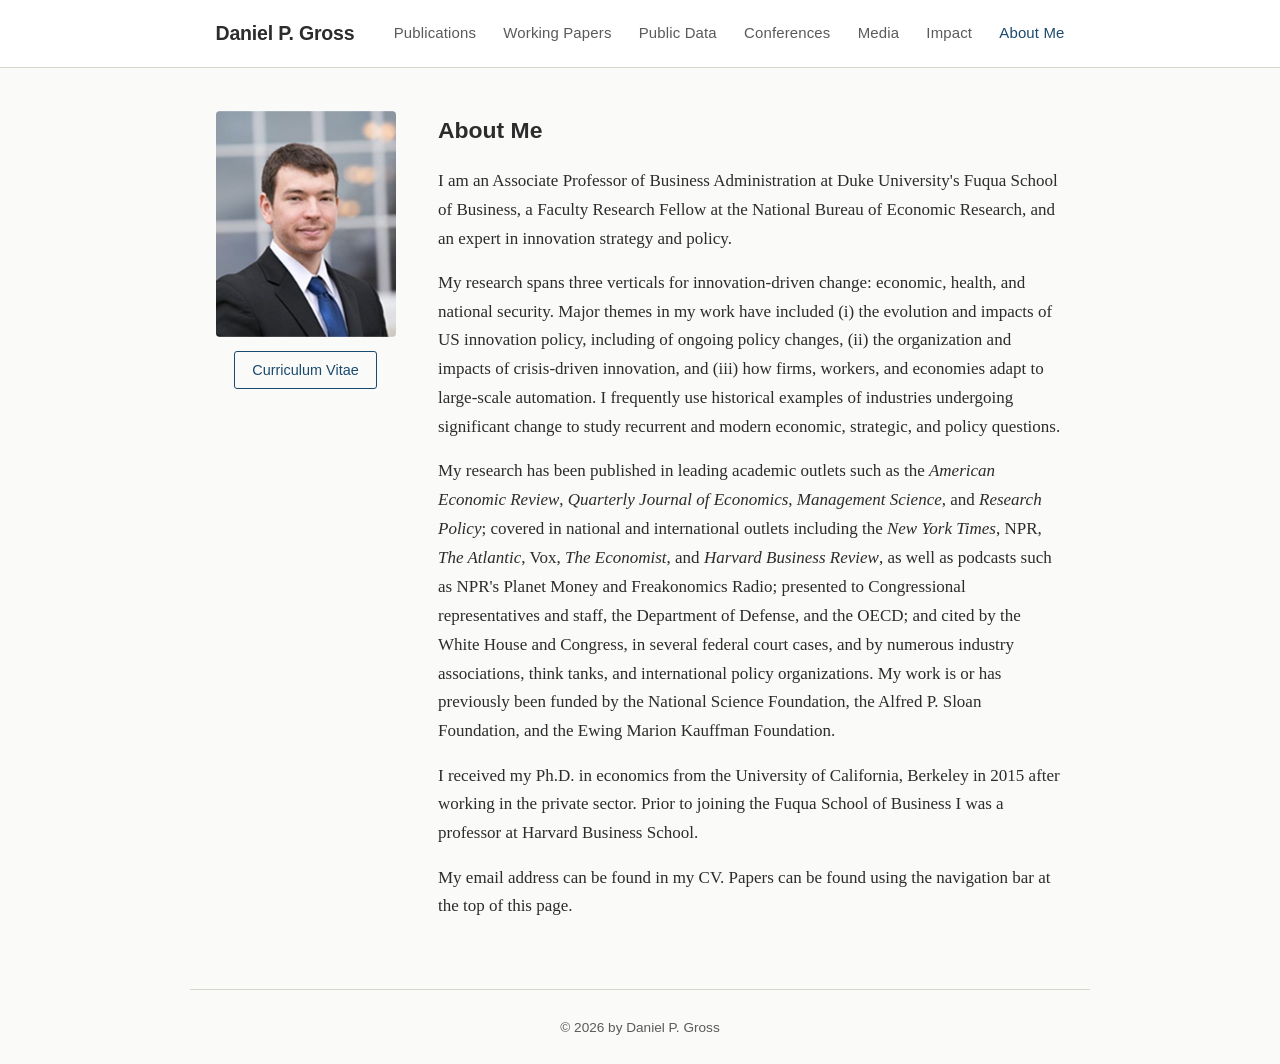
<file: index.html>
<!DOCTYPE html>
<html lang="en">
<head>
    <meta charset="UTF-8">
    <meta name="viewport" content="width=device-width, initial-scale=1.0">
    <title>Daniel P. Gross | Duke University Fuqua School of Business</title>
    <link rel="stylesheet" href="style.css">
</head>
<body>
    <header>
        <div class="header-inner">
            <a href="index.html" class="site-title">Daniel P. Gross</a>
            <nav>
                <button class="nav-toggle" aria-label="Toggle navigation">&#9776;</button>
                <ul class="nav-links">
                    <li><a href="publications.html">Publications</a></li>
                    <li><a href="workingpapers.html">Working Papers</a></li>
                    <li><a href="publicdata.html">Public Data</a></li>
                    <li><a href="conferences.html">Conferences</a></li>
                    <li><a href="media.html">Media</a></li>
                    <li><a href="impact.html">Impact</a></li>
                    <li><a href="index.html" class="active">About Me</a></li>
                </ul>
            </nav>
        </div>
    </header>

    <main>
        <section class="about">
            <div class="about-sidebar">
                <img src="photo.jpg" alt="Daniel P. Gross" class="headshot">
                <a href="cv_gross.pdf" class="cv-link">Curriculum Vitae</a>
            </div>
            <div class="about-text">
                <h2>About Me</h2>
                <p>I am an Associate Professor of Business Administration at Duke University's Fuqua School of Business, a Faculty Research Fellow at the National Bureau of Economic Research, and an expert in innovation strategy and policy.</p>

                <p>My research spans three verticals for innovation-driven change: economic, health, and national security. Major themes in my work have included (i) the evolution and impacts of US innovation policy, including of ongoing policy changes, (ii) the organization and impacts of crisis-driven innovation, and (iii) how firms, workers, and economies adapt to large-scale automation. I frequently use historical examples of industries undergoing significant change to study recurrent and modern economic, strategic, and policy questions.</p>

                <p>My research has been published in leading academic outlets such as the <em>American Economic Review</em>, <em>Quarterly Journal of Economics</em>, <em>Management Science</em>, and <em>Research Policy</em>; covered in national and international outlets including the <em>New York Times</em>, NPR, <em>The Atlantic</em>, Vox, <em>The Economist</em>, and <em>Harvard Business Review</em>, as well as podcasts such as NPR's Planet Money and Freakonomics Radio; presented to Congressional representatives and staff, the Department of Defense, and the OECD; and cited by the White House and Congress, in several federal court cases, and by numerous industry associations, think tanks, and international policy organizations. My work is or has previously been funded by the National Science Foundation, the Alfred P. Sloan Foundation, and the Ewing Marion Kauffman Foundation.</p>

                <p>I received my Ph.D. in economics from the University of California, Berkeley in 2015 after working in the private sector. Prior to joining the Fuqua School of Business I was a professor at Harvard Business School.</p>

                <p>My email address can be found in my CV. Papers can be found using the navigation bar at the top of this page.</p>
            </div>
        </section>
    </main>

    <footer>
        <p>&copy; 2026 by Daniel P. Gross</p>
    </footer>

    <script>
        document.querySelector('.nav-toggle').addEventListener('click', function() {
            document.querySelector('.nav-links').classList.toggle('open');
        });
    </script>
</body>
</html>
</file>
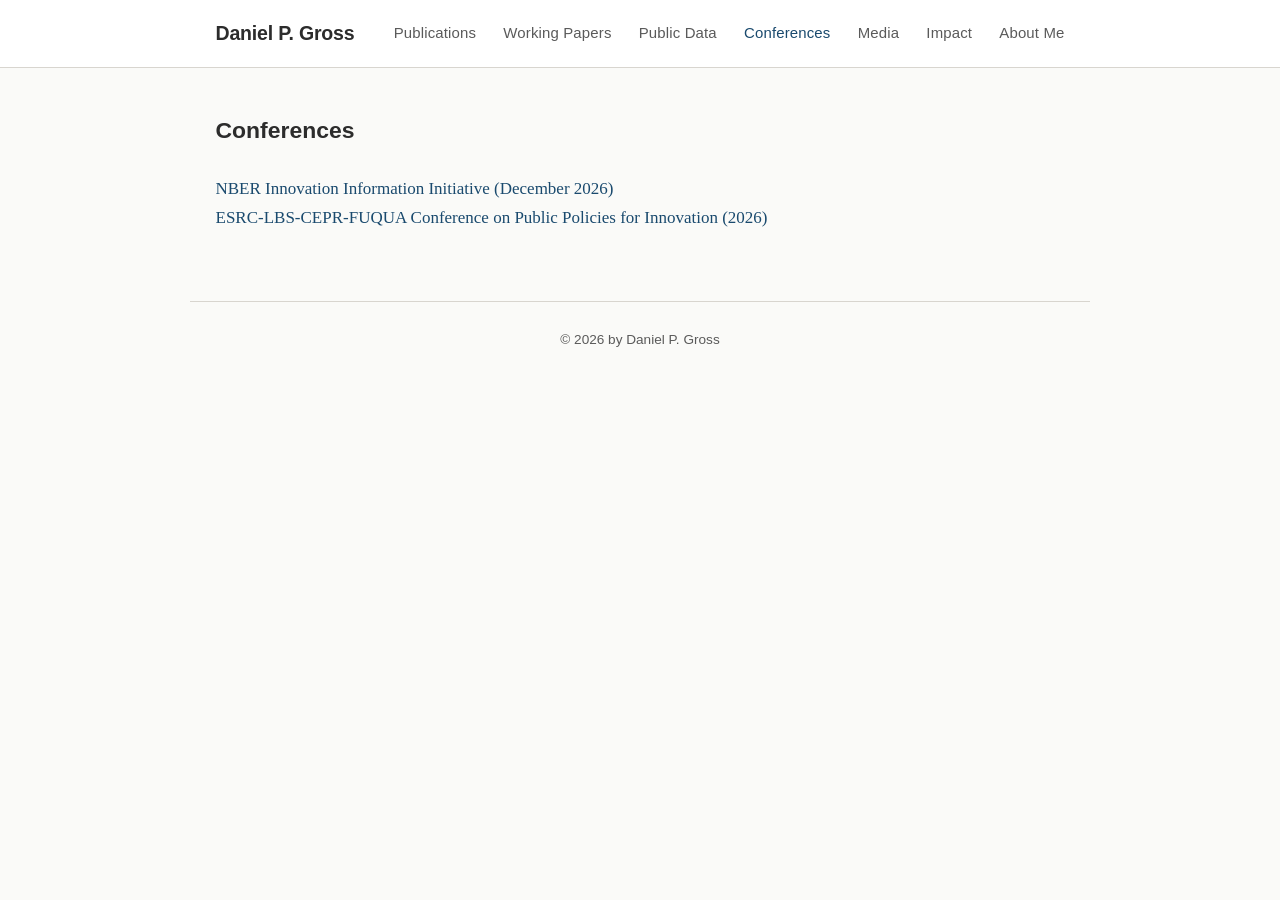
<file: conferences.html>
<!DOCTYPE html>
<html lang="en">
<head>
    <meta charset="UTF-8">
    <meta name="viewport" content="width=device-width, initial-scale=1.0">
    <title>Daniel P. Gross | Conferences</title>
    <link rel="stylesheet" href="style.css">
</head>
<body>
    <header>
        <div class="header-inner">
            <a href="index.html" class="site-title">Daniel P. Gross</a>
            <nav>
                <button class="nav-toggle" aria-label="Toggle navigation">&#9776;</button>
                <ul class="nav-links">
                    <li><a href="publications.html">Publications</a></li>
                    <li><a href="workingpapers.html">Working Papers</a></li>
                    <li><a href="publicdata.html">Public Data</a></li>
                    <li><a href="conferences.html" class="active">Conferences</a></li>
                    <li><a href="media.html">Media</a></li>
                    <li><a href="impact.html">Impact</a></li>
                    <li><a href="index.html">About Me</a></li>
                </ul>
            </nav>
        </div>
    </header>

    <main>
        <h1 class="page-heading">Conferences</h1>

        <div class="conference-item" style="margin-top: 1.5rem;">
            <div class="conference-title"><a href="https://www.nber.org/conferences/innovation-information-initiative-technical-working-group-meeting-fall-2026">NBER Innovation Information Initiative (December 2026)</a></div>
        </div>

        <div class="conference-item">
            <div class="conference-title"><a href="conferences/Programme_Public Policies for Innovation.pdf">ESRC-LBS-CEPR-FUQUA Conference on Public Policies for Innovation (2026)</a></div>
        </div>
    </main>

    <footer>
        <p>&copy; 2026 by Daniel P. Gross</p>
    </footer>

    <script>
        document.querySelector('.nav-toggle').addEventListener('click', function() {
            document.querySelector('.nav-links').classList.toggle('open');
        });
    </script>
</body>
</html>
</file>
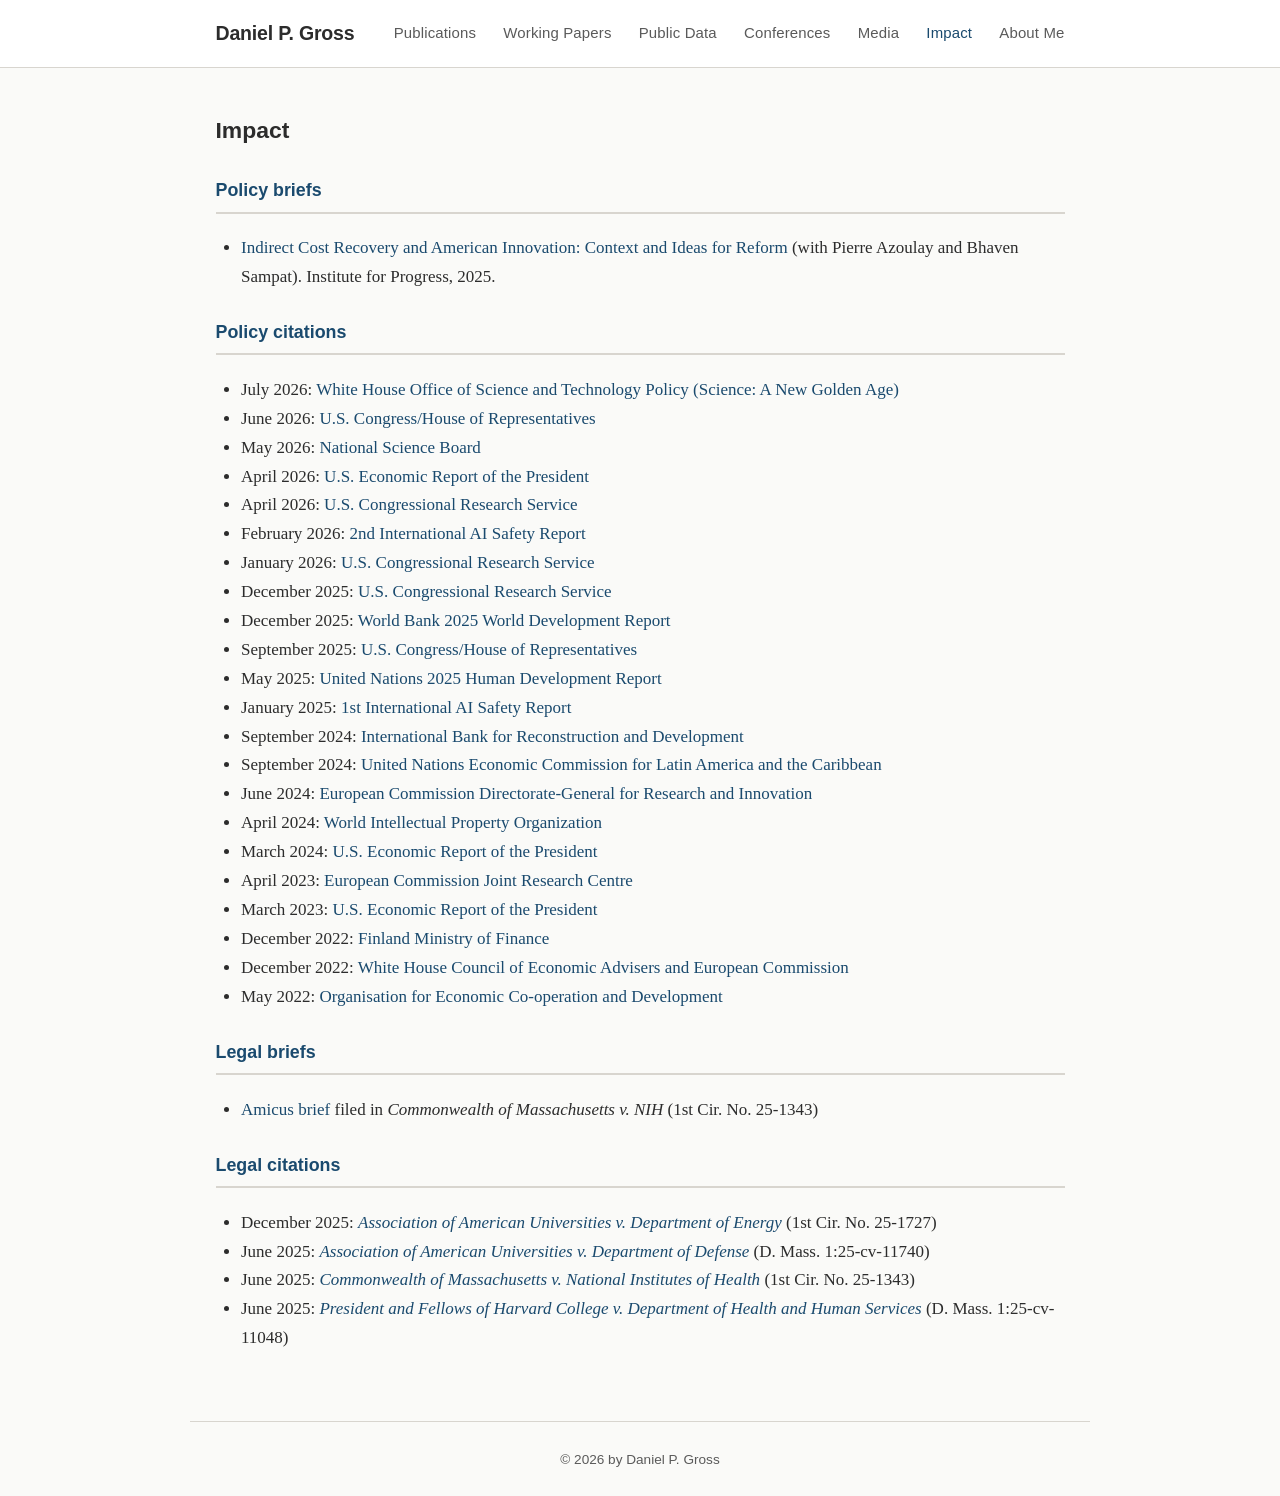
<file: impact.html>
<!DOCTYPE html>
<html lang="en">
<head>
    <meta charset="UTF-8">
    <meta name="viewport" content="width=device-width, initial-scale=1.0">
    <title>Daniel P. Gross | Impact</title>
    <link rel="stylesheet" href="style.css">
</head>
<body>
    <header>
        <div class="header-inner">
            <a href="index.html" class="site-title">Daniel P. Gross</a>
            <nav>
                <button class="nav-toggle" aria-label="Toggle navigation">&#9776;</button>
                <ul class="nav-links">
                    <li><a href="publications.html">Publications</a></li>
                    <li><a href="workingpapers.html">Working Papers</a></li>
                    <li><a href="publicdata.html">Public Data</a></li>
                    <li><a href="conferences.html">Conferences</a></li>
                    <li><a href="media.html">Media</a></li>
                    <li><a href="impact.html" class="active">Impact</a></li>
                    <li><a href="index.html">About Me</a></li>
                </ul>
            </nav>
        </div>
    </header>

    <main>
        <h1 class="page-heading">Impact</h1>

        <h2 class="section-heading" style="margin-top: 1.5rem;">Policy briefs</h2>
        <ul style="margin-top: 1rem; padding-left: 1.5rem;">
            <li><a href="https://ifp.org/indirect-cost-recovery-and-american-innovation/">Indirect Cost Recovery and American Innovation: Context and Ideas for Reform</a> (with Pierre Azoulay and Bhaven Sampat). Institute for Progress, 2025.</li>
        </ul>

        <h2 class="section-heading" style="margin-top: 1.5rem;">Policy citations</h2>
        <ul style="margin-top: 1rem; padding-left: 1.5rem;">
            <li>July 2026: <a href="https://www.whitehouse.gov/wp-content/uploads/2026/07/Science-A-New-Golden-Age.pdf">White House Office of Science and Technology Policy (Science: A New Golden Age)</a></li>
            <li>June 2026: <a href="https://www.congress.gov/committee-report/119th-congress/house-report/696/1">U.S. Congress/House of Representatives</a></li>
            <li>May 2026: <a href="https://ncses.nsf.gov/pubs/nsbsep20261">National Science Board</a></li>
            <li>April 2026: <a href="https://www.whitehouse.gov/wp-content/uploads/2026/04/2026-Economic-Report-of-the-President.pdf">U.S. Economic Report of the President</a></li>
            <li>April 2026: <a href="https://www.congress.gov/crs_external_products/IN/PDF/IN12516/IN12516.9.pdf">U.S. Congressional Research Service</a></li>
            <li>February 2026: <a href="https://internationalaisafetyreport.org/publication/international-ai-safety-report-2026">2nd International AI Safety Report</a></li>
            <li>January 2026: <a href="https://www.everycrsreport.com/reports/R48540.html">U.S. Congressional Research Service</a></li>
            <li>December 2025: <a href="https://www.congress.gov/crs_external_products/R/PDF/R43341/R43341.56.pdf">U.S. Congressional Research Service</a></li>
            <li>December 2025: <a href="https://www.worldbank.org/en/publication/wdr2025#About">World Bank 2025 World Development Report</a></li>
            <li>September 2025: <a href="https://www.congress.gov/committee-report/119th-congress/house-report/271/1?outputFormat=txt">U.S. Congress/House of Representatives</a></li>
            <li>May 2025: <a href="https://digitallibrary.un.org/record/4082930?ln=en&v=pdf">United Nations 2025 Human Development Report</a></li>
            <li>January 2025: <a href="https://internationalaisafetyreport.org/publication/international-ai-safety-report-2025">1st International AI Safety Report</a></li>
            <li>September 2024: <a href="https://openknowledge.worldbank.org/server/api/core/bitstreams/49faaa28-6926-42d8-a36d-b745589a0e0b/content">International Bank for Reconstruction and Development</a></li>
            <li>September 2024: <a href="https://repositorio.cepal.org/server/api/core/bitstreams/c06a90dc-48ff-476c-adcf-2a54a8e245fe/content">United Nations Economic Commission for Latin America and the Caribbean</a></li>
            <li>June 2024: <a href="https://op.europa.eu/en/publication-detail/-/publication/c683268c-3cdc-11ef-ab8f-01aa75ed71a1/language-en">European Commission Directorate-General for Research and Innovation</a></li>
            <li>April 2024: <a href="https://www.wipo.int/edocs/pubdocs/en/wipo-pub-econstat-wp-79-en-innovation-policies-under-economic-complexity.pdf">World Intellectual Property Organization</a></li>
            <li>March 2024: <a href="https://bidenwhitehouse.archives.gov/wp-content/uploads/2024/03/ERP-2024.pdf">U.S. Economic Report of the President</a></li>
            <li>April 2023: <a href="https://op.europa.eu/en/publication-detail/-/publication/0c3a18ce-d1d0-11ed-a05c-01aa75ed71a1/language-en">European Commission Joint Research Centre</a></li>
            <li>March 2023: <a href="https://bidenwhitehouse.archives.gov/wp-content/uploads/2023/03/ERP-2023.pdf">U.S. Economic Report of the President</a></li>
            <li>December 2022: <a href="https://julkaisut.valtioneuvosto.fi/server/api/core/bitstreams/0f5804ba-4673-487f-8bf0-1cf4146422bd/content">Finland Ministry of Finance</a></li>
            <li>December 2022: <a href="https://bidenwhitehouse.archives.gov/wp-content/uploads/2022/12/TTC-EC-CEA-AI-Report-12052022-1.pdf">White House Council of Economic Advisers and European Commission</a></li>
            <li>May 2022: <a href="https://www.oecd.org/content/dam/oecd/en/publications/reports/2022/05/an-industrial-policy-framework-for-oecd-countries_233e3061/0002217c-en.pdf">Organisation for Economic Co-operation and Development</a></li>
        </ul>

        <h2 class="section-heading" style="margin-top: 1.5rem;">Legal briefs</h2>
        <ul style="margin-top: 1rem; padding-left: 1.5rem;">
            <li><a href="https://storage.courtlistener.com/recap/gov.uscourts.ca1.52711/gov.uscourts.ca1.52711.00108300923.0.pdf">Amicus brief</a> filed in <em>Commonwealth of Massachusetts v. NIH</em> (1st Cir. No. 25-1343)</li>
        </ul>

        <h2 class="section-heading" style="margin-top: 1.5rem;">Legal citations</h2>
        <ul style="margin-top: 1rem; padding-left: 1.5rem;">
            <li>December 2025: <a href="https://autm.net/AUTM/media/About-Tech-Transfer/Documents/2025/2025-12-23-Amicus-Curiae-Brief-dckt.pdf"><em>Association of American Universities v. Department of Energy</em></a> (1st Cir. No. 25-1727)</li>
            <li>June 2025: <a href="https://regmedia.co.uk/2025/06/18/dod-research-tro-request.pdf"><em>Association of American Universities v. Department of Defense</em></a> (D. Mass. 1:25-cv-11740)</li>
            <li>June 2025: <a href="https://storage.courtlistener.com/recap/gov.uscourts.ca1.52711/gov.uscourts.ca1.52711.00108301639.0.pdf"><em>Commonwealth of Massachusetts v. National Institutes of Health</em></a> (1st Cir. No. 25-1343)</li>
            <li>June 2025: <a href="https://storage.courtlistener.com/recap/gov.uscourts.mad.283718/gov.uscourts.mad.283718.148.0.pdf"><em>President and Fellows of Harvard College v. Department of Health and Human Services</em></a> (D. Mass. 1:25-cv-11048)</li>
        </ul>
    </main>

    <footer>
        <p>&copy; 2026 by Daniel P. Gross</p>
    </footer>

    <script>
        document.querySelector('.nav-toggle').addEventListener('click', function() {
            document.querySelector('.nav-links').classList.toggle('open');
        });
    </script>
</body>
</html>
</file>
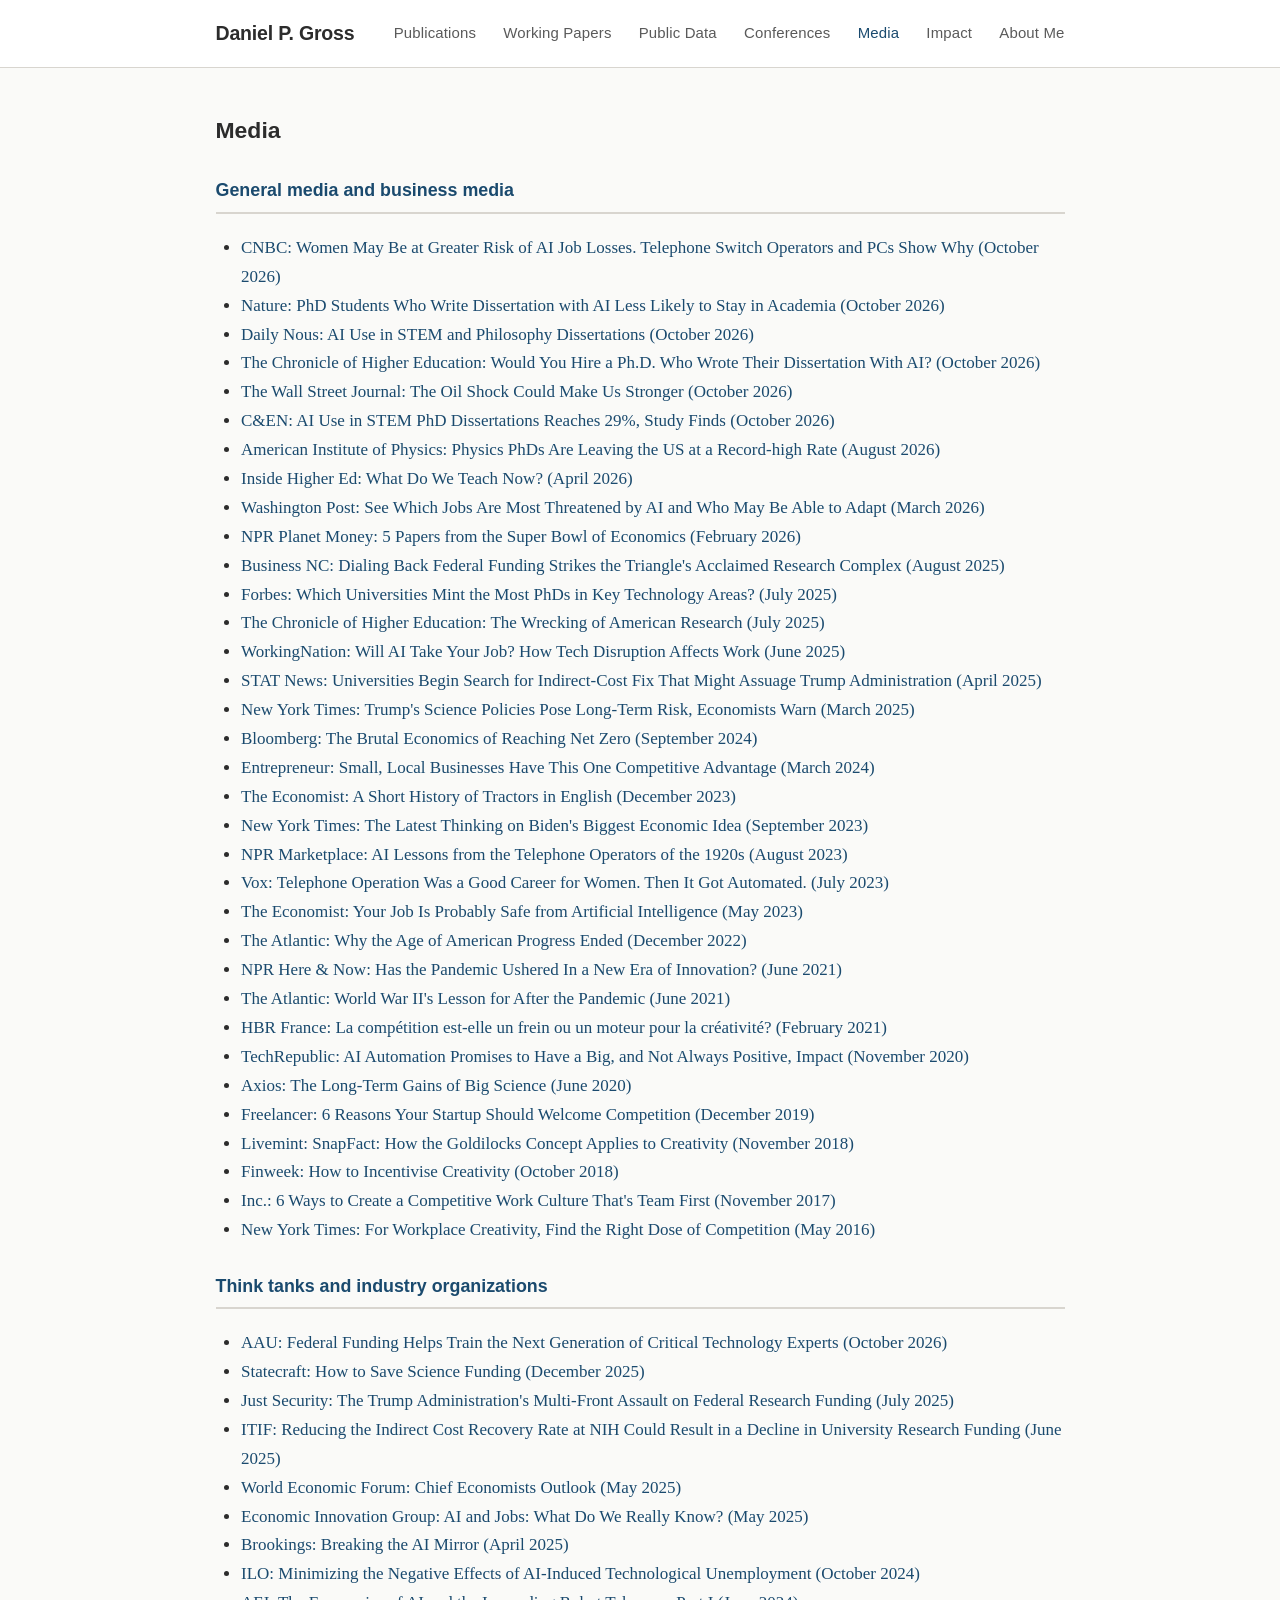
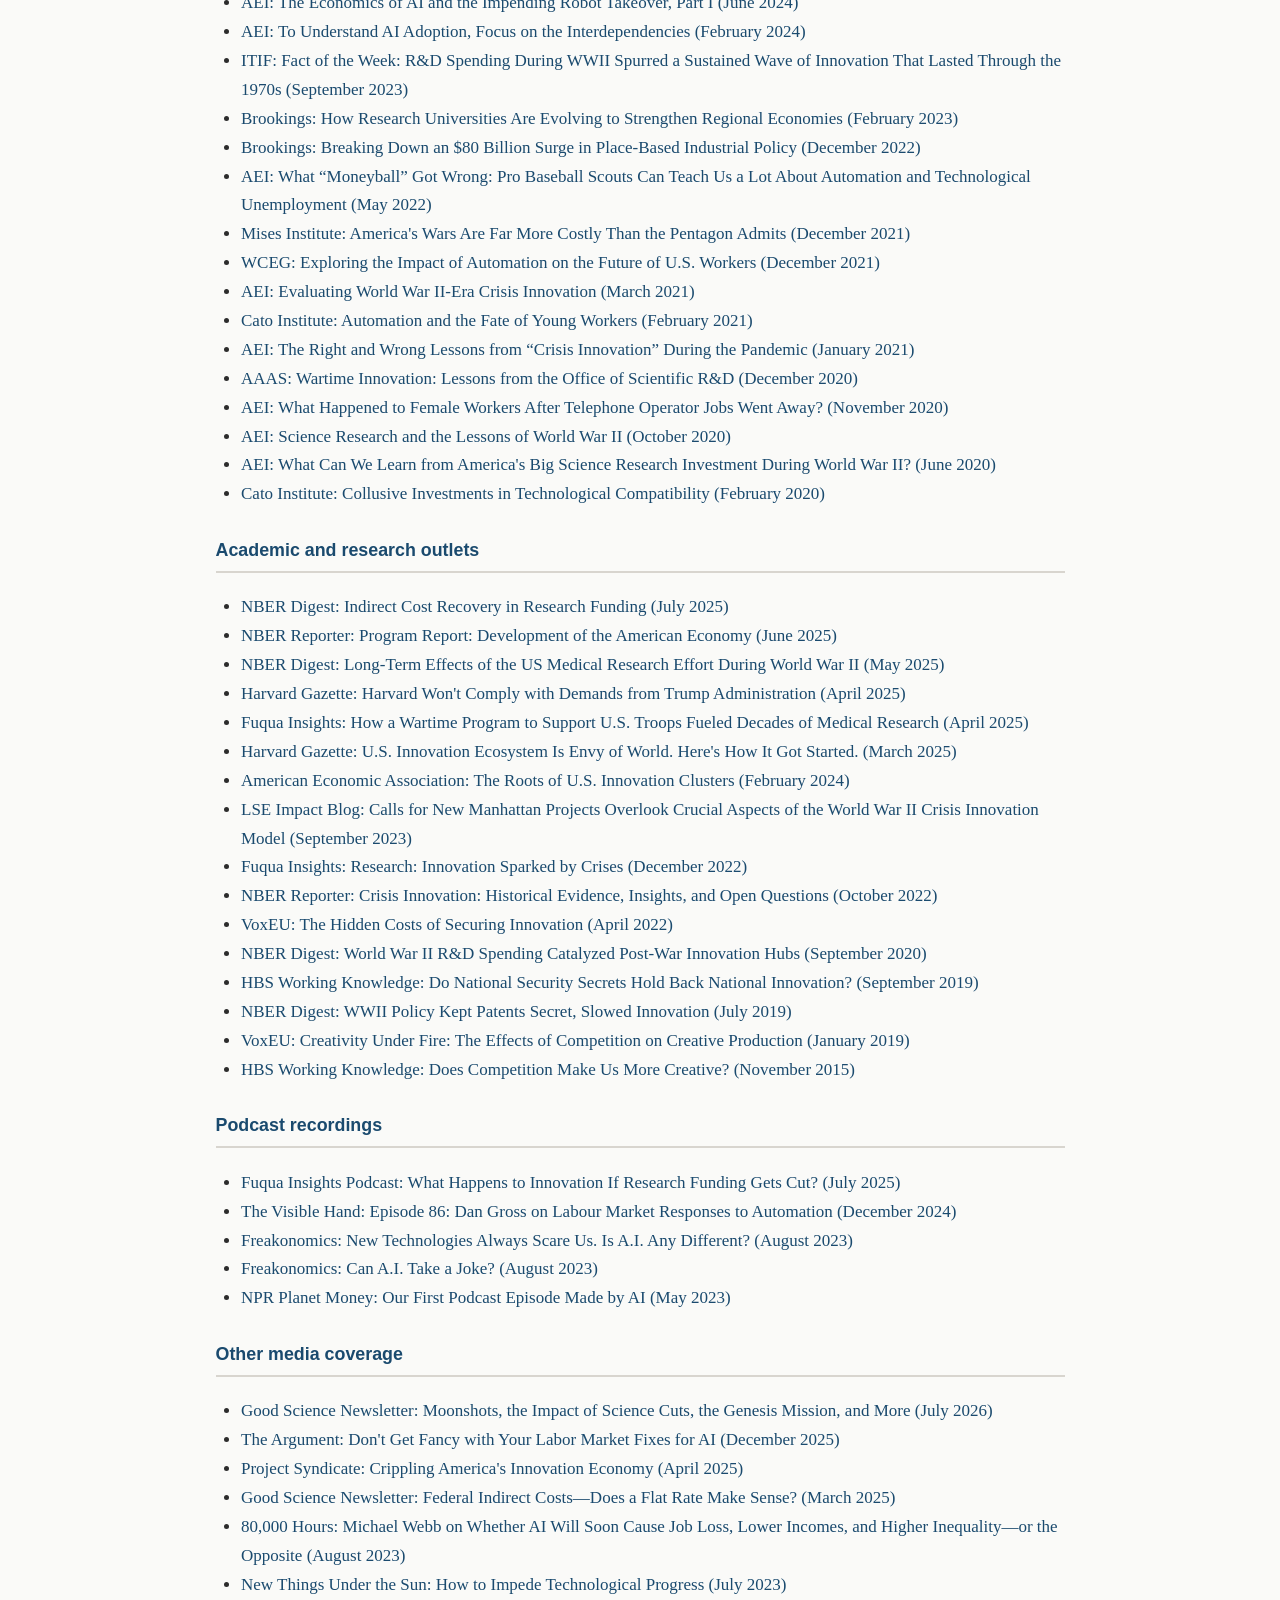
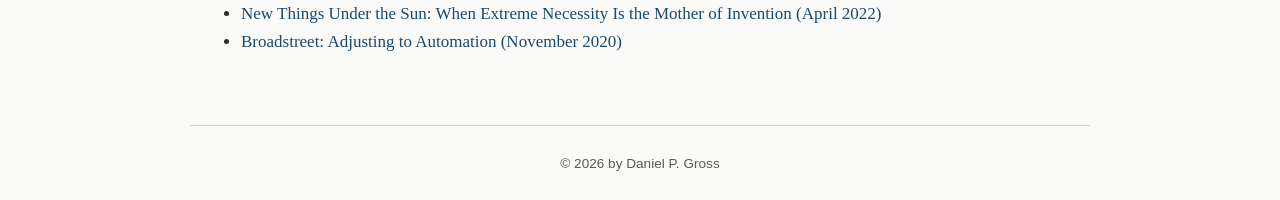
<file: media.html>
<!DOCTYPE html>
<html lang="en">
<head>
    <meta charset="UTF-8">
    <meta name="viewport" content="width=device-width, initial-scale=1.0">
    <title>Daniel P. Gross | Media</title>
    <link rel="stylesheet" href="style.css">
</head>
<body>
    <header>
        <div class="header-inner">
            <a href="index.html" class="site-title">Daniel P. Gross</a>
            <nav>
                <button class="nav-toggle" aria-label="Toggle navigation">&#9776;</button>
                <ul class="nav-links">
                    <li><a href="publications.html">Publications</a></li>
                    <li><a href="workingpapers.html">Working Papers</a></li>
                    <li><a href="publicdata.html">Public Data</a></li>
                    <li><a href="conferences.html">Conferences</a></li>
                    <li><a href="media.html" class="active">Media</a></li>
                    <li><a href="impact.html">Impact</a></li>
                    <li><a href="index.html">About Me</a></li>
                </ul>
            </nav>
        </div>
    </header>

    <main>
        <h1 class="page-heading">Media</h1>

        <h2 class="section-heading" style="margin-top: 1.5rem;">General media and business media</h2>
        <ul style="margin-top: 1rem; padding-left: 1.5rem;">
            <li><a href="https://www.cnbc.com/2026/10/19/ai-job-losses-women-automation-risk.html">CNBC: Women May Be at Greater Risk of AI Job Losses. Telephone Switch Operators and PCs Show Why (October 2026)</a></li>
            <li><a href="https://www.nature.com/articles/d41586-026-03253-2">Nature: PhD Students Who Write Dissertation with AI Less Likely to Stay in Academia (October 2026)</a></li>
            <li><a href="https://dailynous.com/2026/10/15/ai-use-in-dissertations/">Daily Nous: AI Use in STEM and Philosophy Dissertations (October 2026)</a></li>
            <li><a href="https://www.chronicle.com/article/would-you-hire-a-ph-d-who-wrote-their-dissertation-with-ai">The Chronicle of Higher Education: Would You Hire a Ph.D. Who Wrote Their Dissertation With AI? (October 2026)</a></li>
            <li><a href="https://www.wsj.com/economy/central-banking/the-oil-shock-could-make-us-stronger-b9b91866">The Wall Street Journal: The Oil Shock Could Make Us Stronger (October 2026)</a></li>
            <li><a href="https://cen.acs.org/education/graduate-education/generative-ai-use-phd-dissertations/104/web/2026/10">C&amp;EN: AI Use in STEM PhD Dissertations Reaches 29%, Study Finds (October 2026)</a></li>
            <li><a href="https://www.aip.org/fyi/physics-phds-are-leaving-the-us-at-a-record-high-rate">American Institute of Physics: Physics PhDs Are Leaving the US at a Record-high Rate (August 2026)</a></li>
            <li><a href="https://www.insidehighered.com/opinion/columns/online-trending-now/2026/04/01/what-do-we-teach-now">Inside Higher Ed: What Do We Teach Now? (April 2026)</a></li>
            <li><a href="https://www.washingtonpost.com/technology/interactive/2026/jobs-most-affected-ai-automation/">Washington Post: See Which Jobs Are Most Threatened by AI and Who May Be Able to Adapt (March 2026)</a></li>
            <li><a href="https://www.npr.org/sections/planet-money/2026/02/03/g-s1-107994/5-papers-from-the-super-bowl-of-economics">NPR Planet Money: 5 Papers from the Super Bowl of Economics (February 2026)</a></li>
            <li><a href="https://businessnc.com/dialing-back-federal-funding-strikes-the-triangles-acclaimed-research-complex/">Business NC: Dialing Back Federal Funding Strikes the Triangle's Acclaimed Research Complex (August 2025)</a></li>
            <li><a href="https://www.forbes.com/sites/michaeltnietzel/2025/07/07/which-universities-produce-the-most-phds-in-critical-technology-areas/">Forbes: Which Universities Mint the Most PhDs in Key Technology Areas? (July 2025)</a></li>
            <li><a href="https://www.chronicle.com/article/the-wrecking-of-american-research">The Chronicle of Higher Education: The Wrecking of American Research (July 2025)</a></li>
            <li><a href="https://www.workingnation.com/ai-jobs-work-disruption-automation/">WorkingNation: Will AI Take Your Job? How Tech Disruption Affects Work (June 2025)</a></li>
            <li><a href="https://www.statnews.com/2025/04/15/nih-indirect-costs-lawsuit-universities-explore-research-funding-options/">STAT News: Universities Begin Search for Indirect-Cost Fix That Might Assuage Trump Administration (April 2025)</a></li>
            <li><a href="https://www.nytimes.com/2025/03/31/business/economy/trump-research-cutbacks-economy.html">New York Times: Trump's Science Policies Pose Long-Term Risk, Economists Warn (March 2025)</a></li>
            <li><a href="https://www.bloomberg.com/features/2024-net-zero-brutal-economics/">Bloomberg: The Brutal Economics of Reaching Net Zero (September 2024)</a></li>
            <li><a href="https://www.entrepreneur.com/business-news/small-local-businesses-have-this-one-competitive-advantage/470901">Entrepreneur: Small, Local Businesses Have This One Competitive Advantage (March 2024)</a></li>
            <li><a href="https://www.economist.com/christmas-specials/2023/12/20/a-short-history-of-tractors-in-english">The Economist: A Short History of Tractors in English (December 2023)</a></li>
            <li><a href="https://www.nytimes.com/2023/09/08/opinion/industrial-policy-biden.html">New York Times: The Latest Thinking on Biden's Biggest Economic Idea (September 2023)</a></li>
            <li><a href="https://www.marketplace.org/2023/08/17/automation-ai-switchboard-telephone-operators/">NPR Marketplace: AI Lessons from the Telephone Operators of the 1920s (August 2023)</a></li>
            <li><a href="https://www.vox.com/future-perfect/2023/7/18/23794187/telephone-operator-switchboard-automation-att-feigenbaum-gross">Vox: Telephone Operation Was a Good Career for Women. Then It Got Automated. (July 2023)</a></li>
            <li><a href="https://www.economist.com/finance-and-economics/2023/05/07/your-job-is-probably-safe-from-artificial-intelligence">The Economist: Your Job Is Probably Safe from Artificial Intelligence (May 2023)</a></li>
            <li><a href="https://www.theatlantic.com/magazine/archive/2023/01/science-technology-vaccine-invention-history/672227/">The Atlantic: Why the Age of American Progress Ended (December 2022)</a></li>
            <li><a href="https://www.wbur.org/hereandnow/2021/06/30/us-crisis-innovation">NPR Here &amp; Now: Has the Pandemic Ushered In a New Era of Innovation? (June 2021)</a></li>
            <li><a href="https://www.theatlantic.com/ideas/archive/2021/06/covid-19-pandemic-golden-age-innovation/619300/">The Atlantic: World War II's Lesson for After the Pandemic (June 2021)</a></li>
            <li><a href="https://www.hbrfrance.fr/magazine/2021/02/33080-la-competition-est-elle-un-frein-ou-un-moteur-pour-la-creativite/">HBR France: La comp&#233;tition est-elle un frein ou un moteur pour la cr&#233;ativit&#233;? (February 2021)</a></li>
            <li><a href="https://www.techrepublic.com/article/ai-automation-promises-to-have-a-big-and-not-always-positive-impact/">TechRepublic: AI Automation Promises to Have a Big, and Not Always Positive, Impact (November 2020)</a></li>
            <li><a href="https://www.axios.com/long-term-us-science-investment-e0e9de25-b299-4910-b67b-e21ffc75e16d.html">Axios: The Long-Term Gains of Big Science (June 2020)</a></li>
            <li><a href="https://www.freelancer.com/articles/starting-your-business/why-you-should-welcome-competition">Freelancer: 6 Reasons Your Startup Should Welcome Competition (December 2019)</a></li>
            <li><a href="https://www.livemint.com/Companies/kbptD2p7aSC07MI6IXoA6I/SnapFact-How-the-Goldilocks-concept-applies-to-creativity.html">Livemint: SnapFact: How the Goldilocks Concept Applies to Creativity (November 2018)</a></li>
            <li><a href="https://www.news24.com/fin24/Finweek/Opinion/how-to-incentivise-creativity-20181012">Finweek: How to Incentivise Creativity (October 2018)</a></li>
            <li><a href="https://www.inc.com/workpop/6-ways-to-create-a-competitive-work-culture-thats-team-first-and-not-me-first.html">Inc.: 6 Ways to Create a Competitive Work Culture That's Team First (November 2017)</a></li>
            <li><a href="https://www.nytimes.com/2016/05/22/business/for-workplace-creativity-find-the-right-dose-of-competition.html">New York Times: For Workplace Creativity, Find the Right Dose of Competition (May 2016)</a></li>
        </ul>

        <h2 class="section-heading" style="margin-top: 1.5rem;">Think tanks and industry organizations</h2>
        <ul style="margin-top: 1rem; padding-left: 1.5rem;">
            <li><a href="https://www.aau.edu/newsroom/federal-funding-helps-train-the-next-generation-of-critical-technology-experts">AAU: Federal Funding Helps Train the Next Generation of Critical Technology Experts (October 2026)</a></li>
            <li><a href="https://www.statecraft.pub/p/how-to-save-science-funding">Statecraft: How to Save Science Funding (December 2025)</a></li>
            <li><a href="https://www.justsecurity.org/116486/trump-assault-federal-research-funding/">Just Security: The Trump Administration's Multi-Front Assault on Federal Research Funding (July 2025)</a></li>
            <li><a href="https://itif.org/publications/2025/06/30/reducing-indirect-cost-recovery-rate-nih-decline-university-research-funding/">ITIF: Reducing the Indirect Cost Recovery Rate at NIH Could Result in a Decline in University Research Funding (June 2025)</a></li>
            <li><a href="https://www.weforum.org/podcasts/radio-davos/episodes/chief-economists-outlook-google-fabien-curto-millet/">World Economic Forum: Chief Economists Outlook (May 2025)</a></li>
            <li><a href="https://eig.org/newbazaar/ai-and-jobs-what-do-we-really-know/">Economic Innovation Group: AI and Jobs: What Do We Really Know? (May 2025)</a></li>
            <li><a href="https://www.brookings.edu/articles/breaking-the-ai-mirror/">Brookings: Breaking the AI Mirror (April 2025)</a></li>
            <li><a href="https://www.ilo.org/resource/article/minimizing-negative-effects-ai-induced-technological-unemployment">ILO: Minimizing the Negative Effects of AI-Induced Technological Unemployment (October 2024)</a></li>
            <li><a href="https://www.aei.org/articles/the-economics-of-ai-and-the-impending-robot-takeover-part-i/">AEI: The Economics of AI and the Impending Robot Takeover, Part I (June 2024)</a></li>
            <li><a href="https://www.aei.org/technology-and-innovation/to-understand-ai-adoption-focus-on-the-interdependencies/">AEI: To Understand AI Adoption, Focus on the Interdependencies (February 2024)</a></li>
            <li><a href="https://itif.org/publications/2023/09/18/rd-spending-during-wwii-spurred-wave-of-innovation-lasted-through-1970s/">ITIF: Fact of the Week: R&amp;D Spending During WWII Spurred a Sustained Wave of Innovation That Lasted Through the 1970s (September 2023)</a></li>
            <li><a href="https://www.brookings.edu/blog/the-avenue/2023/02/09/how-research-universities-are-evolving-to-strengthen-regional-economies/">Brookings: How Research Universities Are Evolving to Strengthen Regional Economies (February 2023)</a></li>
            <li><a href="https://www.brookings.edu/blog/the-avenue/2022/12/15/breaking-down-an-80-billion-surge-in-place-based-industrial-policy/">Brookings: Breaking Down an $80 Billion Surge in Place-Based Industrial Policy (December 2022)</a></li>
            <li><a href="https://www.aei.org/articles/what-moneyball-got-wrong-pro-baseball-scouts-can-teach-us-a-lot-about-automation-and-technological-unemployment/">AEI: What &#8220;Moneyball&#8221; Got Wrong: Pro Baseball Scouts Can Teach Us a Lot About Automation and Technological Unemployment (May 2022)</a></li>
            <li><a href="https://mises.org/mises-wire/americas-wars-are-far-more-costly-pentagon-admits">Mises Institute: America's Wars Are Far More Costly Than the Pentagon Admits (December 2021)</a></li>
            <li><a href="https://equitablegrowth.org/exploring-the-impact-of-automation-and-new-technologies-on-the-future-of-u-s-workers-and-their-families/">WCEG: Exploring the Impact of Automation on the Future of U.S. Workers (December 2021)</a></li>
            <li><a href="https://www.aei.org/economics/evaluating-world-war-ii-era-crisis-innovation-my-long-read-with-daniel-p-gross/">AEI: Evaluating World War II-Era Crisis Innovation (March 2021)</a></li>
            <li><a href="https://www.cato.org/article/automation-fate-young-workers-evidence-telephone-operation-early-20th-century">Cato Institute: Automation and the Fate of Young Workers (February 2021)</a></li>
            <li><a href="https://www.aei.org/economics/the-right-and-wrong-lessons-from-crisis-innovation-during-the-pandemic/">AEI: The Right and Wrong Lessons from &#8220;Crisis Innovation&#8221; During the Pandemic (January 2021)</a></li>
            <li><a href="https://www.aaas.org/news/wartime-innovation-lessons-office-scientific-rd">AAAS: Wartime Innovation: Lessons from the Office of Scientific R&amp;D (December 2020)</a></li>
            <li><a href="https://www.aei.org/economics/what-happened-to-female-workers-after-telephone-operator-jobs-went-away/">AEI: What Happened to Female Workers After Telephone Operator Jobs Went Away? (November 2020)</a></li>
            <li><a href="https://www.aei.org/economics/science-research-and-the-lessons-of-world-war-ii/">AEI: Science Research and the Lessons of World War II (October 2020)</a></li>
            <li><a href="https://www.aei.org/economics/what-can-we-learn-from-americas-big-science-research-investment-during-world-war-ii/">AEI: What Can We Learn from America's Big Science Research Investment During World War II? (June 2020)</a></li>
            <li><a href="https://www.cato.org/sites/cato.org/files/2020-02/RB201-final.pdf">Cato Institute: Collusive Investments in Technological Compatibility (February 2020)</a></li>
        </ul>

        <h2 class="section-heading" style="margin-top: 1.5rem;">Academic and research outlets</h2>
        <ul style="margin-top: 1rem; padding-left: 1.5rem;">
            <li><a href="https://www.nber.org/digest/202507/indirect-cost-recovery-research-funding">NBER Digest: Indirect Cost Recovery in Research Funding (July 2025)</a></li>
            <li><a href="https://www.nber.org/reporter/2025number2/program-report-development-american-economy">NBER Reporter: Program Report: Development of the American Economy (June 2025)</a></li>
            <li><a href="https://www.nber.org/digest/202505/long-term-effects-us-medical-research-effort-during-world-war-ii">NBER Digest: Long-Term Effects of the US Medical Research Effort During World War II (May 2025)</a></li>
            <li><a href="https://news.harvard.edu/gazette/story/2025/04/harvard-wont-comply-with-demands-from-trump-administration">Harvard Gazette: Harvard Won't Comply with Demands from Trump Administration (April 2025)</a></li>
            <li><a href="https://www.fuqua.duke.edu/duke-fuqua-insights/wartime-program-fueled-decades-of-American-medical-research">Fuqua Insights: How a Wartime Program to Support U.S. Troops Fueled Decades of Medical Research (April 2025)</a></li>
            <li><a href="https://news.harvard.edu/gazette/story/2025/03/u-s-innovation-ecosystem-is-envy-of-world-heres-how-it-got-started/">Harvard Gazette: U.S. Innovation Ecosystem Is Envy of World. Here's How It Got Started. (March 2025)</a></li>
            <li><a href="https://www.aeaweb.org/research/innovation-world-war-ii-us">American Economic Association: The Roots of U.S. Innovation Clusters (February 2024)</a></li>
            <li><a href="https://blogs.lse.ac.uk/impactofsocialsciences/2023/09/06/calls-for-new-manhattan-projects-overlook-crucial-aspects-of-the-world-war-ii-crisis-innovation-model/">LSE Impact Blog: Calls for New Manhattan Projects Overlook Crucial Aspects of the World War II Crisis Innovation Model (September 2023)</a></li>
            <li><a href="https://www.fuqua.duke.edu/duke-fuqua-insights/research-innovation-sparked-crises">Fuqua Insights: Research: Innovation Sparked by Crises (December 2022)</a></li>
            <li><a href="https://www.nber.org/reporter/2022number3/crisis-innovation-historical-evidence-insights-and-open-questions">NBER Reporter: Crisis Innovation: Historical Evidence, Insights, and Open Questions (October 2022)</a></li>
            <li><a href="https://voxeu.org/article/manifold-impacts-compulsory-invention-secrecy">VoxEU: The Hidden Costs of Securing Innovation (April 2022)</a></li>
            <li><a href="https://www.nber.org/digest/sep20/w27375.shtml">NBER Digest: World War II R&amp;D Spending Catalyzed Post-War Innovation Hubs (September 2020)</a></li>
            <li><a href="https://hbswk.hbs.edu/item/do-national-security-secrets-hold-back-national-innovation">HBS Working Knowledge: Do National Security Secrets Hold Back National Innovation? (September 2019)</a></li>
            <li><a href="https://www.nber.org/digest/jul19/w25545.shtml">NBER Digest: WWII Policy Kept Patents Secret, Slowed Innovation (July 2019)</a></li>
            <li><a href="https://voxeu.org/article/effects-competition-creative-production">VoxEU: Creativity Under Fire: The Effects of Competition on Creative Production (January 2019)</a></li>
            <li><a href="https://hbswk.hbs.edu/item/does-competition-make-us-more-creative">HBS Working Knowledge: Does Competition Make Us More Creative? (November 2015)</a></li>
        </ul>

        <h2 class="section-heading" style="margin-top: 1.5rem;">Podcast recordings</h2>
        <ul style="margin-top: 1rem; padding-left: 1.5rem;">
            <li><a href="https://www.fuqua.duke.edu/podcast/What-Happens-to-Innovation-If-Research-Funding-Gets-Cut">Fuqua Insights Podcast: What Happens to Innovation If Research Funding Gets Cut? (July 2025)</a></li>
            <li><a href="https://www.thevisiblehand.uk/episodes/episode-86">The Visible Hand: Episode 86: Dan Gross on Labour Market Responses to Automation (December 2024)</a></li>
            <li><a href="https://freakonomics.com/podcast/new-technologies-always-scare-us-is-a-i-any-different/">Freakonomics: New Technologies Always Scare Us. Is A.I. Any Different? (August 2023)</a></li>
            <li><a href="https://freakonomics.com/podcast/can-a-i-take-a-joke/">Freakonomics: Can A.I. Take a Joke? (August 2023)</a></li>
            <li><a href="https://www.npr.org/2023/05/25/1178291177/ai-chatgpt-artificial-intelligence-series-part-three">NPR Planet Money: Our First Podcast Episode Made by AI (May 2023)</a></li>
        </ul>

        <h2 class="section-heading" style="margin-top: 1.5rem;">Other media coverage</h2>
        <ul style="margin-top: 1rem; padding-left: 1.5rem;">
            <li><a href="https://newsletter.goodscienceproject.org/p/recent-metascience-articles">Good Science Newsletter: Moonshots, the Impact of Science Cuts, the Genesis Mission, and More (July 2026)</a></li>
            <li><a href="https://www.theargumentmag.com/p/dont-get-fancy-with-your-labor-market">The Argument: Don't Get Fancy with Your Labor Market Fixes for AI (December 2025)</a></li>
            <li><a href="https://www.project-syndicate.org/onpoint/trump-musk-destroying-american-innovation-economy-by-william-h-janeway-2025-04">Project Syndicate: Crippling America's Innovation Economy (April 2025)</a></li>
            <li><a href="https://goodscience.substack.com/p/federal-indirect-costs-does-a-flat">Good Science Newsletter: Federal Indirect Costs&#8212;Does a Flat Rate Make Sense? (March 2025)</a></li>
            <li><a href="https://80000hours.org/podcast/episodes/michael-webb-ai-jobs-labour-market/">80,000 Hours: Michael Webb on Whether AI Will Soon Cause Job Loss, Lower Incomes, and Higher Inequality&#8212;or the Opposite (August 2023)</a></li>
            <li><a href="https://mattsclancy.substack.com/p/how-to-impede-technological-progress">New Things Under the Sun: How to Impede Technological Progress (July 2023)</a></li>
            <li><a href="https://mattsclancy.substack.com/p/when-extreme-necessity-is-the-mother-b4d">New Things Under the Sun: When Extreme Necessity Is the Mother of Invention (April 2022)</a></li>
            <li><a href="https://broadstreet.blog/2020/11/25/tele-operator-automation/">Broadstreet: Adjusting to Automation (November 2020)</a></li>
        </ul>
    </main>

    <footer>
        <p>&copy; 2026 by Daniel P. Gross</p>
    </footer>

    <script>
        document.querySelector('.nav-toggle').addEventListener('click', function() {
            document.querySelector('.nav-links').classList.toggle('open');
        });
    </script>
</body>
</html>
</file>
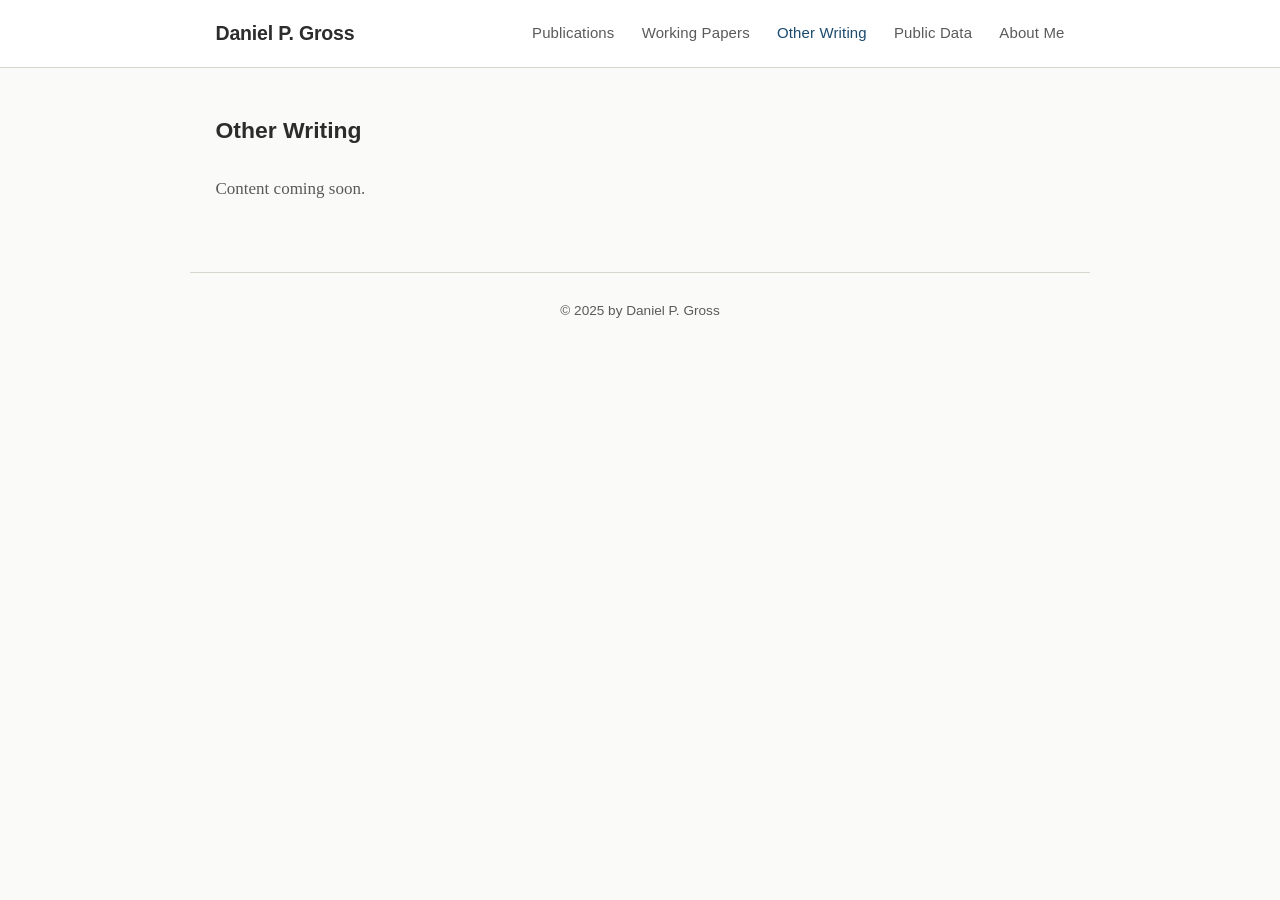
<file: otherwriting.html>
<!DOCTYPE html>
<html lang="en">
<head>
    <meta charset="UTF-8">
    <meta name="viewport" content="width=device-width, initial-scale=1.0">
    <title>Daniel P. Gross | Other Writing</title>
    <link rel="stylesheet" href="style.css">
</head>
<body>
    <header>
        <div class="header-inner">
            <a href="index.html" class="site-title">Daniel P. Gross</a>
            <nav>
                <button class="nav-toggle" aria-label="Toggle navigation">&#9776;</button>
                <ul class="nav-links">
                    <li><a href="publications.html">Publications</a></li>
                    <li><a href="workingpapers.html">Working Papers</a></li>
                    <li><a href="otherwriting.html" class="active">Other Writing</a></li>
                    <li><a href="publicdata.html">Public Data</a></li>
                    <li><a href="index.html">About Me</a></li>
                </ul>
            </nav>
        </div>
    </header>

    <main>
        <h1 class="page-heading">Other Writing</h1>
        <p style="margin-top: 1.5rem; color: var(--color-text-secondary);">Content coming soon.</p>
    </main>

    <footer>
        <p>&copy; 2025 by Daniel P. Gross</p>
    </footer>

    <script>
        document.querySelector('.nav-toggle').addEventListener('click', function() {
            document.querySelector('.nav-links').classList.toggle('open');
        });
    </script>
</body>
</html>
</file>
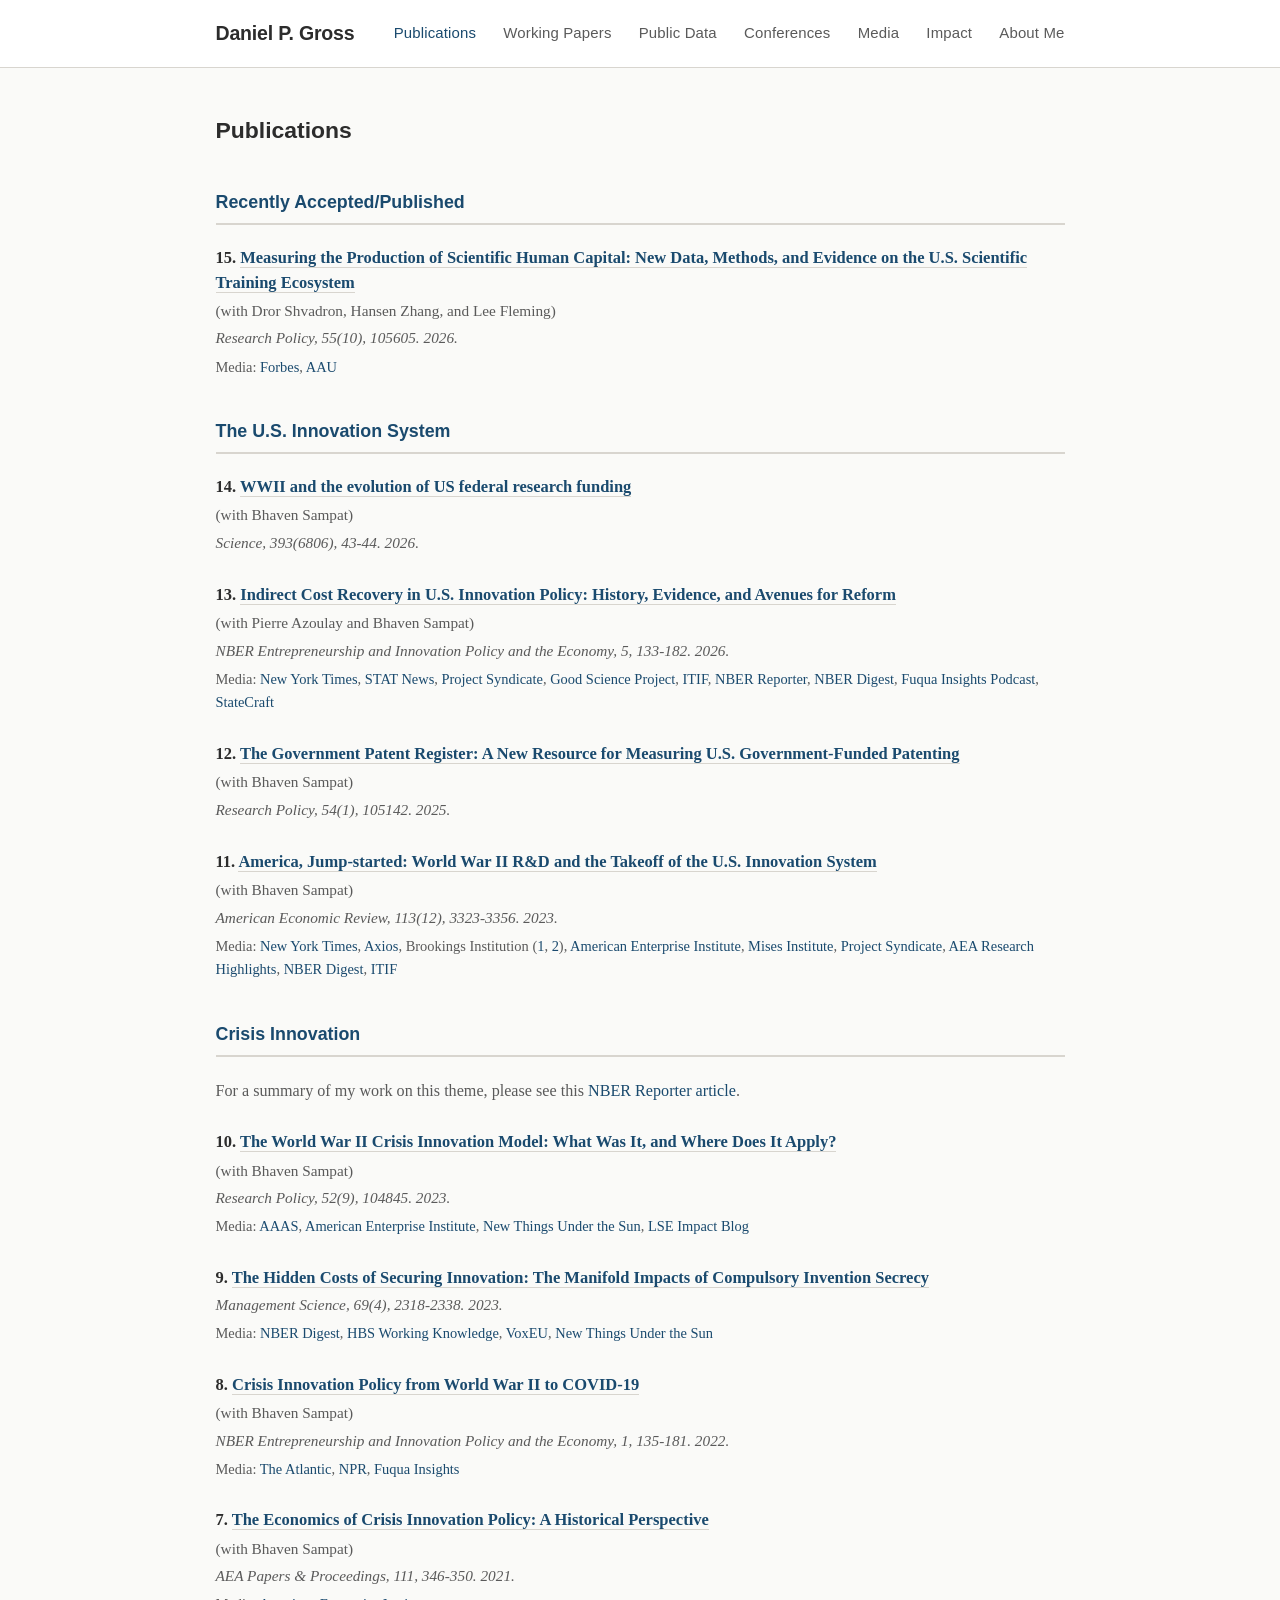
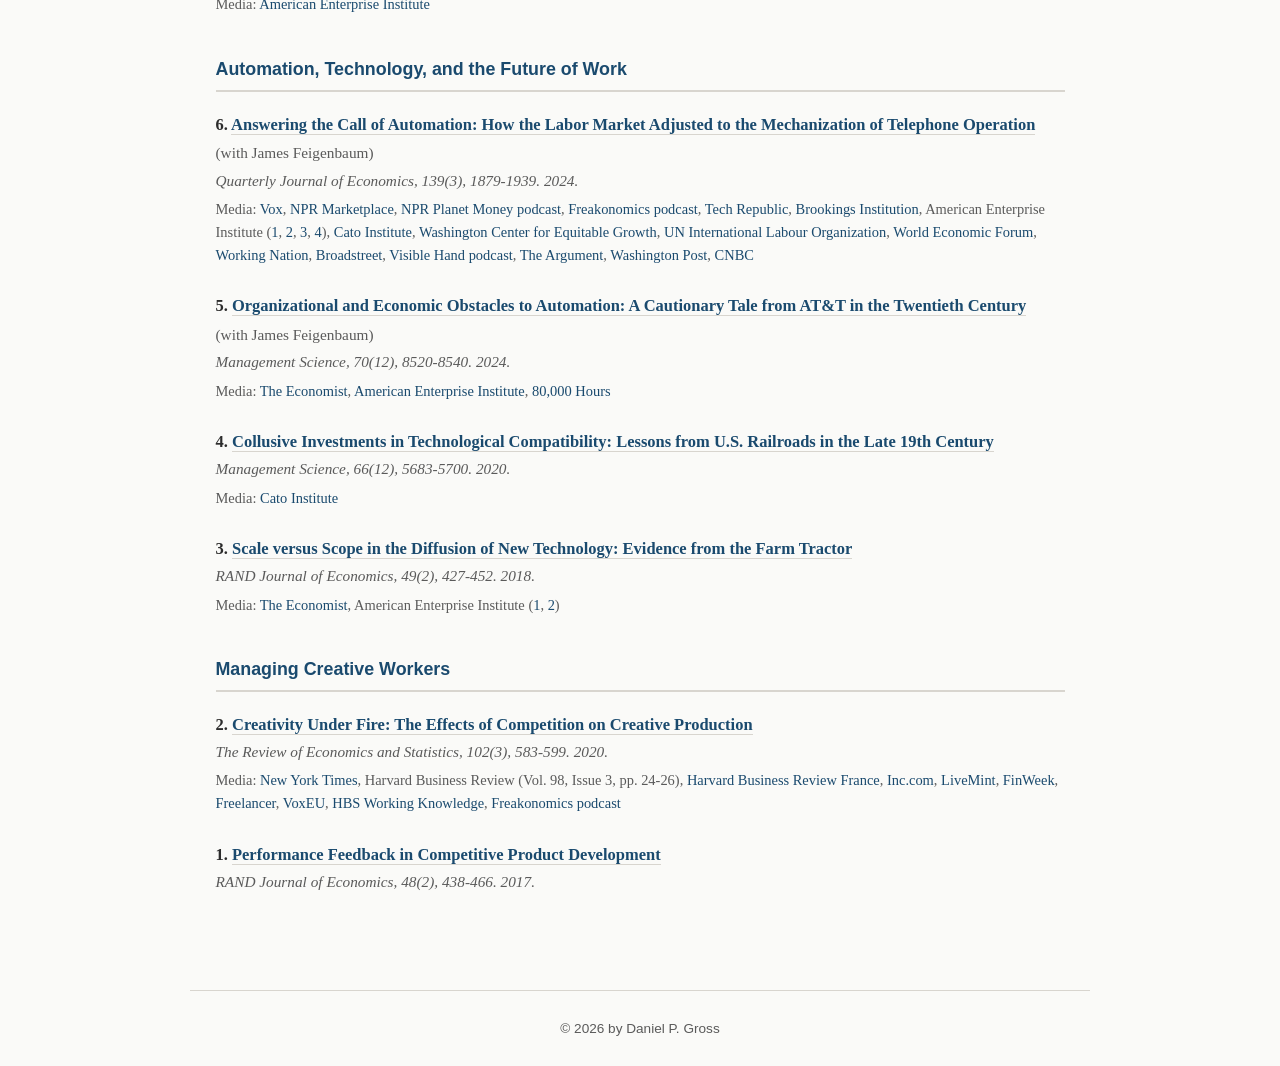
<file: publications.html>
<!DOCTYPE html>
<html lang="en">
<head>
    <meta charset="UTF-8">
    <meta name="viewport" content="width=device-width, initial-scale=1.0">
    <title>Daniel P. Gross | Publications</title>
    <link rel="stylesheet" href="style.css">
</head>
<body>
    <header>
        <div class="header-inner">
            <a href="index.html" class="site-title">Daniel P. Gross</a>
            <nav>
                <button class="nav-toggle" aria-label="Toggle navigation">&#9776;</button>
                <ul class="nav-links">
                    <li><a href="publications.html" class="active">Publications</a></li>
                    <li><a href="workingpapers.html">Working Papers</a></li>
                    <li><a href="publicdata.html">Public Data</a></li>
                    <li><a href="conferences.html">Conferences</a></li>
                    <li><a href="media.html">Media</a></li>
                    <li><a href="impact.html">Impact</a></li>
                    <li><a href="index.html">About Me</a></li>
                </ul>
            </nav>
        </div>
    </header>

    <main>
        <h1 class="page-heading">Publications</h1>

        <!-- Recently Accepted/Published -->
        <h3 class="section-heading">Recently Accepted/Published</h3>

        <div class="paper">
            <div class="paper-title">15. <a href="papers/measuring-scientific-human-capital.pdf">Measuring the Production of Scientific Human Capital: New Data, Methods, and Evidence on the U.S. Scientific Training Ecosystem</a></div>
            <div class="paper-authors">(with Dror Shvadron, Hansen Zhang, and Lee Fleming)</div>
            <div class="paper-venue">Research Policy, 55(10), 105605. 2026.</div>
            <div class="paper-extra">
                Media: <a href="https://www.forbes.com/sites/michaeltnietzel/2025/07/07/which-universities-produce-the-most-phds-in-critical-technology-areas/">Forbes</a>, <a href="https://www.aau.edu/newsroom/federal-funding-helps-train-the-next-generation-of-critical-technology-experts">AAU</a>
            </div>
        </div>

        <!-- U.S. Innovation System -->
        <h3 class="section-heading">The U.S. Innovation System</h3>

        <div class="paper">
            <div class="paper-title">14. <a href="https://www.science.org/doi/10.1126/science.aej2321">WWII and the evolution of US federal research funding</a></div>
            <div class="paper-authors">(with Bhaven Sampat)</div>
            <div class="paper-venue">Science, 393(6806), 43-44. 2026.</div>
        </div>

        <div class="paper">
            <div class="paper-title">13. <a href="papers/indirect-cost-recovery-policy.pdf">Indirect Cost Recovery in U.S. Innovation Policy: History, Evidence, and Avenues for Reform</a></div>
            <div class="paper-authors">(with Pierre Azoulay and Bhaven Sampat)</div>
            <div class="paper-venue">NBER Entrepreneurship and Innovation Policy and the Economy, 5, 133-182. 2026.</div>
            <div class="paper-extra">
                Media: <a href="https://www.nytimes.com/2025/03/31/business/economy/trump-research-cutbacks-economy.html">New York Times</a>, <a href="https://www.statnews.com/2025/04/15/nih-indirect-costs-lawsuit-universities-explore-research-funding-options/">STAT News</a>, <a href="https://www.project-syndicate.org/onpoint/trump-musk-destroying-american-innovation-economy-by-william-h-janeway-2025-04">Project Syndicate</a>, <a href="https://goodscience.substack.com/p/federal-indirect-costs-does-a-flat">Good Science Project</a>, <a href="https://itif.org/publications/2025/06/30/reducing-indirect-cost-recovery-rate-nih-decline-university-research-funding/">ITIF</a>, <a href="https://www.nber.org/reporter/2025number2/program-report-development-american-economy">NBER Reporter</a>, <a href="https://www.nber.org/digest/202507/indirect-cost-recovery-research-funding">NBER Digest</a>, <a href="https://www.fuqua.duke.edu/podcast/What-Happens-to-Innovation-If-Research-Funding-Gets-Cut">Fuqua Insights Podcast</a>, <a href="https://www.statecraft.pub/p/how-to-save-science-funding">StateCraft</a>
            </div>
        </div>

        <div class="paper">
            <div class="paper-title">12. <a href="papers/government-patent-register.pdf">The Government Patent Register: A New Resource for Measuring U.S. Government-Funded Patenting</a></div>
            <div class="paper-authors">(with Bhaven Sampat)</div>
            <div class="paper-venue">Research Policy, 54(1), 105142. 2025.</div>
        </div>

        <div class="paper">
            <div class="paper-title">11. <a href="papers/america-jump-started-wwii.pdf">America, Jump-started: World War II R&D and the Takeoff of the U.S. Innovation System</a></div>
            <div class="paper-authors">(with Bhaven Sampat)</div>
            <div class="paper-venue">American Economic Review, 113(12), 3323-3356. 2023.</div>
            <div class="paper-extra">
                Media: <a href="https://www.nytimes.com/2023/09/08/opinion/industrial-policy-biden.html">New York Times</a>, <a href="https://www.axios.com/long-term-us-science-investment-e0e9de25-b299-4910-b67b-e21ffc75e16d.html">Axios</a>, Brookings Institution (<a href="https://www.brookings.edu/blog/the-avenue/2022/12/15/breaking-down-an-80-billion-surge-in-place-based-industrial-policy/">1</a>, <a href="https://www.brookings.edu/blog/the-avenue/2023/02/09/how-research-universities-are-evolving-to-strengthen-regional-economies/">2</a>), <a href="https://www.aei.org/economics/what-can-we-learn-from-americas-big-science-research-investment-during-world-war-ii/">American Enterprise Institute</a>, <a href="https://mises.org/mises-wire/americas-wars-are-far-more-costly-pentagon-admits">Mises Institute</a>, <a href="https://www.project-syndicate.org/onpoint/trump-musk-destroying-american-innovation-economy-by-william-h-janeway-2025-04">Project Syndicate</a>, <a href="https://www.aeaweb.org/research/innovation-world-war-ii-us">AEA Research Highlights</a>, <a href="https://www.nber.org/digest/sep20/w27375.shtml">NBER Digest</a>, <a href="https://itif.org/publications/2023/09/18/rd-spending-during-wwii-spurred-wave-of-innovation-lasted-through-1970s/">ITIF</a>
            </div>
        </div>

        <!-- Crisis Innovation -->
        <h3 class="section-heading">Crisis Innovation</h3>
        <p class="section-intro">For a summary of my work on this theme, please see this <a href="https://www.nber.org/reporter/2022number3/crisis-innovation-historical-evidence-insights-and-open-questions">NBER Reporter article</a>.</p>

        <div class="paper">
            <div class="paper-title">10. <a href="papers/wwii-crisis-innovation-model.pdf">The World War II Crisis Innovation Model: What Was It, and Where Does It Apply?</a></div>
            <div class="paper-authors">(with Bhaven Sampat)</div>
            <div class="paper-venue">Research Policy, 52(9), 104845. 2023.</div>
            <div class="paper-extra">
                Media: <a href="https://www.aaas.org/news/wartime-innovation-lessons-office-scientific-rd">AAAS</a>, <a href="https://www.aei.org/economics/science-research-and-the-lessons-of-world-war-ii/">American Enterprise Institute</a>, <a href="https://mattsclancy.substack.com/p/when-extreme-necessity-is-the-mother-b4d">New Things Under the Sun</a>, <a href="https://blogs.lse.ac.uk/impactofsocialsciences/2023/09/06/calls-for-new-manhattan-projects-overlook-crucial-aspects-of-the-world-war-ii-crisis-innovation-model/">LSE Impact Blog</a>
            </div>
        </div>

        <div class="paper">
            <div class="paper-title">9. <a href="papers/hidden-costs-securing-innovation.pdf">The Hidden Costs of Securing Innovation: The Manifold Impacts of Compulsory Invention Secrecy</a></div>
            <div class="paper-venue">Management Science, 69(4), 2318-2338. 2023.</div>
            <div class="paper-extra">
                Media: <a href="https://www.nber.org/digest/jul19/w25545.shtml">NBER Digest</a>, <a href="https://hbswk.hbs.edu/item/do-national-security-secrets-hold-back-national-innovation">HBS Working Knowledge</a>, <a href="https://voxeu.org/article/manifold-impacts-compulsory-invention-secrecy">VoxEU</a>, <a href="https://mattsclancy.substack.com/p/how-to-impede-technological-progress">New Things Under the Sun</a>
            </div>
        </div>

        <div class="paper">
            <div class="paper-title">8. <a href="papers/crisis-innovation-policy-wwii-covid.pdf">Crisis Innovation Policy from World War II to COVID-19</a></div>
            <div class="paper-authors">(with Bhaven Sampat)</div>
            <div class="paper-venue">NBER Entrepreneurship and Innovation Policy and the Economy, 1, 135-181. 2022.</div>
            <div class="paper-extra">
                Media: <a href="https://www.theatlantic.com/ideas/archive/2021/06/covid-19-pandemic-golden-age-innovation/619300/">The Atlantic</a>, <a href="https://www.wbur.org/hereandnow/2021/06/30/us-crisis-innovation">NPR</a>, <a href="https://www.fuqua.duke.edu/duke-fuqua-insights/research-innovation-sparked-crises">Fuqua Insights</a>
            </div>
        </div>

        <div class="paper">
            <div class="paper-title">7. <a href="papers/economics-crisis-innovation-policy.pdf">The Economics of Crisis Innovation Policy: A Historical Perspective</a></div>
            <div class="paper-authors">(with Bhaven Sampat)</div>
            <div class="paper-venue">AEA Papers &amp; Proceedings, 111, 346-350. 2021.</div>
            <div class="paper-extra">
                Media: <a href="https://www.aei.org/economics/the-right-and-wrong-lessons-from-crisis-innovation-during-the-pandemic/">American Enterprise Institute</a>
            </div>
        </div>

        <!-- Automation -->
        <h3 class="section-heading">Automation, Technology, and the Future of Work</h3>

        <div class="paper">
            <div class="paper-title">6. <a href="papers/answering-call-automation.pdf">Answering the Call of Automation: How the Labor Market Adjusted to the Mechanization of Telephone Operation</a></div>
            <div class="paper-authors">(with James Feigenbaum)</div>
            <div class="paper-venue">Quarterly Journal of Economics, 139(3), 1879-1939. 2024.</div>
            <div class="paper-extra">
                Media: <a href="https://www.vox.com/future-perfect/2023/7/18/23794187/telephone-operator-switchboard-automation-att-feigenbaum-gross">Vox</a>, <a href="https://www.marketplace.org/2023/08/17/automation-ai-switchboard-telephone-operators/">NPR Marketplace</a>, <a href="https://www.npr.org/2023/05/25/1178291177/ai-chatgpt-artificial-intelligence-series-part-three">NPR Planet Money podcast</a>, <a href="https://freakonomics.com/podcast/new-technologies-always-scare-us-is-a-i-any-different/">Freakonomics podcast</a>, <a href="https://www.techrepublic.com/article/ai-automation-promises-to-have-a-big-and-not-always-positive-impact/">Tech Republic</a>, <a href="https://www.brookings.edu/articles/breaking-the-ai-mirror/">Brookings Institution</a>, American Enterprise Institute (<a href="https://www.aei.org/economics/what-happened-to-female-workers-after-telephone-operator-jobs-went-away/">1</a>, <a href="https://www.aei.org/articles/what-moneyball-got-wrong-pro-baseball-scouts-can-teach-us-a-lot-about-automation-and-technological-unemployment/">2</a>, <a href="https://www.aei.org/technology-and-innovation/to-understand-ai-adoption-focus-on-the-interdependencies/">3</a>, <a href="https://www.aei.org/articles/the-economics-of-ai-and-the-impending-robot-takeover-part-i/">4</a>), <a href="https://www.cato.org/article/automation-fate-young-workers-evidence-telephone-operation-early-20th-century">Cato Institute</a>, <a href="https://equitablegrowth.org/exploring-the-impact-of-automation-and-new-technologies-on-the-future-of-u-s-workers-and-their-families/">Washington Center for Equitable Growth</a>, <a href="https://www.ilo.org/resource/article/minimizing-negative-effects-ai-induced-technological-unemployment">UN International Labour Organization</a>, <a href="https://www.weforum.org/podcasts/radio-davos/episodes/chief-economists-outlook-google-fabien-curto-millet/">World Economic Forum</a>, <a href="https://www.workingnation.com/ai-jobs-work-disruption-automation/">Working Nation</a>, <a href="https://broadstreet.blog/2020/11/25/tele-operator-automation/">Broadstreet</a>, <a href="https://www.thevisiblehand.uk/episodes/episode-86">Visible Hand podcast</a>, <a href="https://www.theargumentmag.com/p/dont-get-fancy-with-your-labor-market">The Argument</a>, <a href="https://www.washingtonpost.com/technology/interactive/2026/jobs-most-affected-ai-automation/">Washington Post</a>, <a href="https://www.cnbc.com/2026/10/19/ai-job-losses-women-automation-risk.html">CNBC</a>
            </div>
        </div>

        <div class="paper">
            <div class="paper-title">5. <a href="papers/organizational-obstacles-automation.pdf">Organizational and Economic Obstacles to Automation: A Cautionary Tale from AT&amp;T in the Twentieth Century</a></div>
            <div class="paper-authors">(with James Feigenbaum)</div>
            <div class="paper-venue">Management Science, 70(12), 8520-8540. 2024.</div>
            <div class="paper-extra">
                Media: <a href="https://www.economist.com/finance-and-economics/2023/05/07/your-job-is-probably-safe-from-artificial-intelligence">The Economist</a>, <a href="https://www.aei.org/technology-and-innovation/to-understand-ai-adoption-focus-on-the-interdependencies/">American Enterprise Institute</a>, <a href="https://80000hours.org/podcast/episodes/michael-webb-ai-jobs-labour-market/">80,000 Hours</a>
            </div>
        </div>

        <div class="paper">
            <div class="paper-title">4. <a href="papers/collusive-investments-technological-compatibility.pdf">Collusive Investments in Technological Compatibility: Lessons from U.S. Railroads in the Late 19th Century</a></div>
            <div class="paper-venue">Management Science, 66(12), 5683-5700. 2020.</div>
            <div class="paper-extra">
                Media: <a href="https://www.cato.org/sites/cato.org/files/2020-02/RB201-final.pdf">Cato Institute</a>
            </div>
        </div>

        <div class="paper">
            <div class="paper-title">3. <a href="papers/scale-scope-farm-tractor.pdf">Scale versus Scope in the Diffusion of New Technology: Evidence from the Farm Tractor</a></div>
            <div class="paper-venue">RAND Journal of Economics, 49(2), 427-452. 2018.</div>
            <div class="paper-extra">
                Media: <a href="https://www.economist.com/christmas-specials/2023/12/20/a-short-history-of-tractors-in-english">The Economist</a>, American Enterprise Institute (<a href="https://www.aei.org/technology-and-innovation/to-understand-ai-adoption-focus-on-the-interdependencies/">1</a>, <a href="https://www.aei.org/articles/the-economics-of-ai-and-the-impending-robot-takeover-part-i/">2</a>)
            </div>
        </div>

        <!-- Managing Creative Workers -->
        <h3 class="section-heading">Managing Creative Workers</h3>

        <div class="paper">
            <div class="paper-title">2. <a href="papers/creativity-under-fire.pdf">Creativity Under Fire: The Effects of Competition on Creative Production</a></div>
            <div class="paper-venue">The Review of Economics and Statistics, 102(3), 583-599. 2020.</div>
            <div class="paper-extra">
                Media: <a href="http://www.nytimes.com/2016/05/22/business/for-workplace-creativity-find-the-right-dose-of-competition.html">New York Times</a>, Harvard Business Review (Vol. 98, Issue 3, pp. 24-26), <a href="https://www.hbrfrance.fr/magazine/2021/02/33080-la-competition-est-elle-un-frein-ou-un-moteur-pour-la-creativite/">Harvard Business Review France</a>, <a href="https://www.inc.com/workpop/6-ways-to-create-a-competitive-work-culture-thats-team-first-and-not-me-first.html">Inc.com</a>, <a href="https://www.livemint.com/Companies/kbptD2p7aSC07MI6IXoA6I/SnapFact-How-the-Goldilocks-concept-applies-to-creativity.html">LiveMint</a>, <a href="https://www.news24.com/fin24/Finweek/Opinion/how-to-incentivise-creativity-20181012">FinWeek</a>, <a href="https://www.freelancer.com/articles/starting-your-business/why-you-should-welcome-competition">Freelancer</a>, <a href="https://voxeu.org/article/effects-competition-creative-production">VoxEU</a>, <a href="http://hbswk.hbs.edu/item/does-competition-make-us-more-creative">HBS Working Knowledge</a>, <a href="https://freakonomics.com/podcast/can-a-i-take-a-joke/">Freakonomics podcast</a>
            </div>
        </div>

        <div class="paper">
            <div class="paper-title">1. <a href="papers/performance-feedback-competitive-development.pdf">Performance Feedback in Competitive Product Development</a></div>
            <div class="paper-venue">RAND Journal of Economics, 48(2), 438-466. 2017.</div>
        </div>
    </main>

    <footer>
        <p>&copy; 2026 by Daniel P. Gross</p>
    </footer>

    <script>
        document.querySelector('.nav-toggle').addEventListener('click', function() {
            document.querySelector('.nav-links').classList.toggle('open');
        });
    </script>
</body>
</html>
</file>
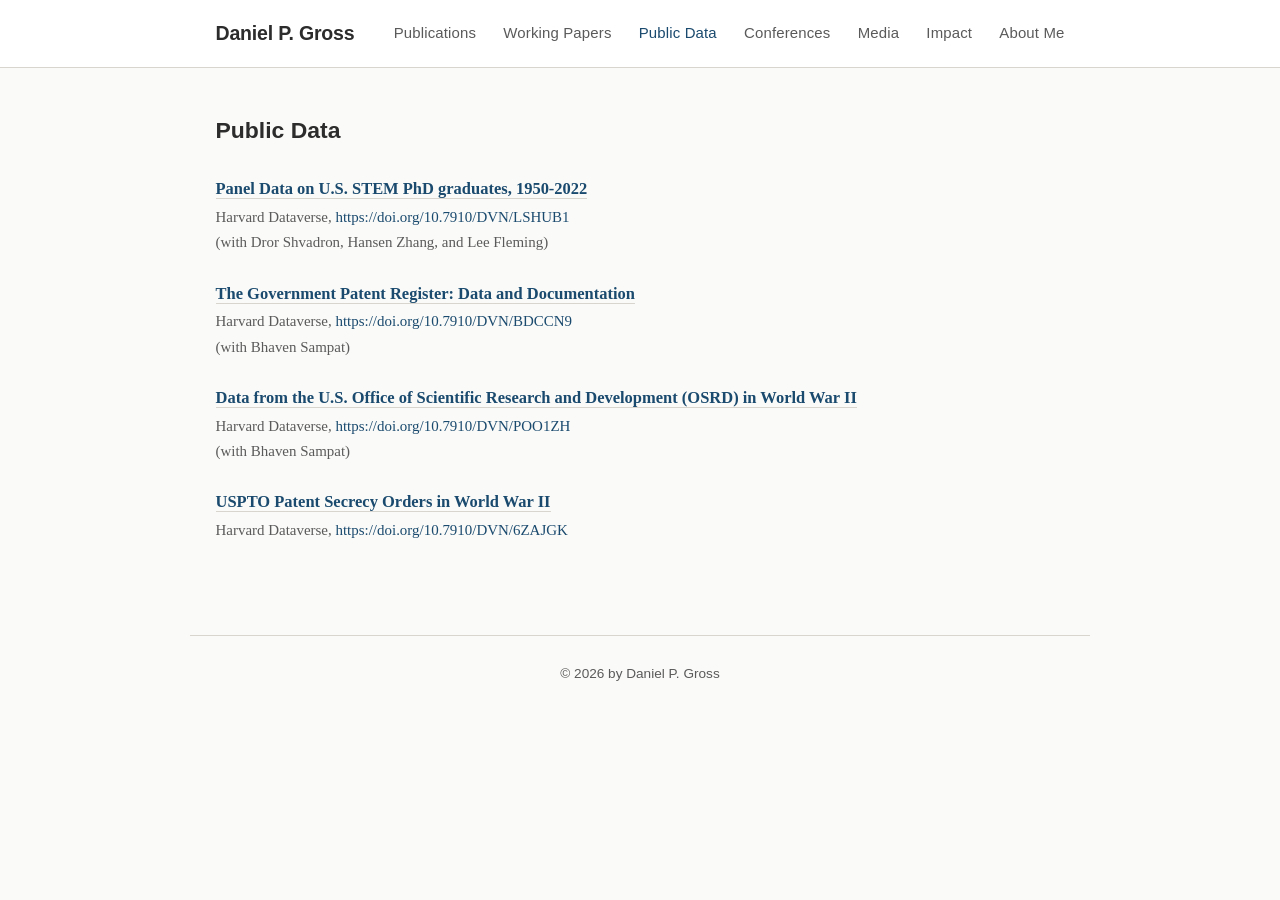
<file: publicdata.html>
<!DOCTYPE html>
<html lang="en">
<head>
    <meta charset="UTF-8">
    <meta name="viewport" content="width=device-width, initial-scale=1.0">
    <title>Daniel P. Gross | Public Data</title>
    <link rel="stylesheet" href="style.css">
</head>
<body>
    <header>
        <div class="header-inner">
            <a href="index.html" class="site-title">Daniel P. Gross</a>
            <nav>
                <button class="nav-toggle" aria-label="Toggle navigation">&#9776;</button>
                <ul class="nav-links">
                    <li><a href="publications.html">Publications</a></li>
                    <li><a href="workingpapers.html">Working Papers</a></li>
                    <li><a href="publicdata.html" class="active">Public Data</a></li>
                    <li><a href="conferences.html">Conferences</a></li>
                    <li><a href="media.html">Media</a></li>
                    <li><a href="impact.html">Impact</a></li>
                    <li><a href="index.html">About Me</a></li>
                </ul>
            </nav>
        </div>
    </header>

    <main>
        <h1 class="page-heading">Public Data</h1>

        <div class="data-item" style="margin-top: 1.5rem;">
            <div class="data-title"><a href="https://doi.org/10.7910/DVN/LSHUB1">Panel Data on U.S. STEM PhD graduates, 1950-2022</a></div>
            <div class="data-source">Harvard Dataverse, <a href="https://doi.org/10.7910/DVN/LSHUB1">https://doi.org/10.7910/DVN/LSHUB1</a></div>
            <div class="data-authors">(with Dror Shvadron, Hansen Zhang, and Lee Fleming)</div>
        </div>

        <div class="data-item">
            <div class="data-title"><a href="https://doi.org/10.7910/DVN/BDCCN9">The Government Patent Register: Data and Documentation</a></div>
            <div class="data-source">Harvard Dataverse, <a href="https://doi.org/10.7910/DVN/BDCCN9">https://doi.org/10.7910/DVN/BDCCN9</a></div>
            <div class="data-authors">(with Bhaven Sampat)</div>
        </div>

        <div class="data-item">
            <div class="data-title"><a href="https://doi.org/10.7910/DVN/POO1ZH">Data from the U.S. Office of Scientific Research and Development (OSRD) in World War II</a></div>
            <div class="data-source">Harvard Dataverse, <a href="https://doi.org/10.7910/DVN/POO1ZH">https://doi.org/10.7910/DVN/POO1ZH</a></div>
            <div class="data-authors">(with Bhaven Sampat)</div>
        </div>

        <div class="data-item">
            <div class="data-title"><a href="https://doi.org/10.7910/DVN/6ZAJGK">USPTO Patent Secrecy Orders in World War II</a></div>
            <div class="data-source">Harvard Dataverse, <a href="https://doi.org/10.7910/DVN/6ZAJGK">https://doi.org/10.7910/DVN/6ZAJGK</a></div>
        </div>
    </main>

    <footer>
        <p>&copy; 2026 by Daniel P. Gross</p>
    </footer>

    <script>
        document.querySelector('.nav-toggle').addEventListener('click', function() {
            document.querySelector('.nav-links').classList.toggle('open');
        });
    </script>
</body>
</html>
</file>
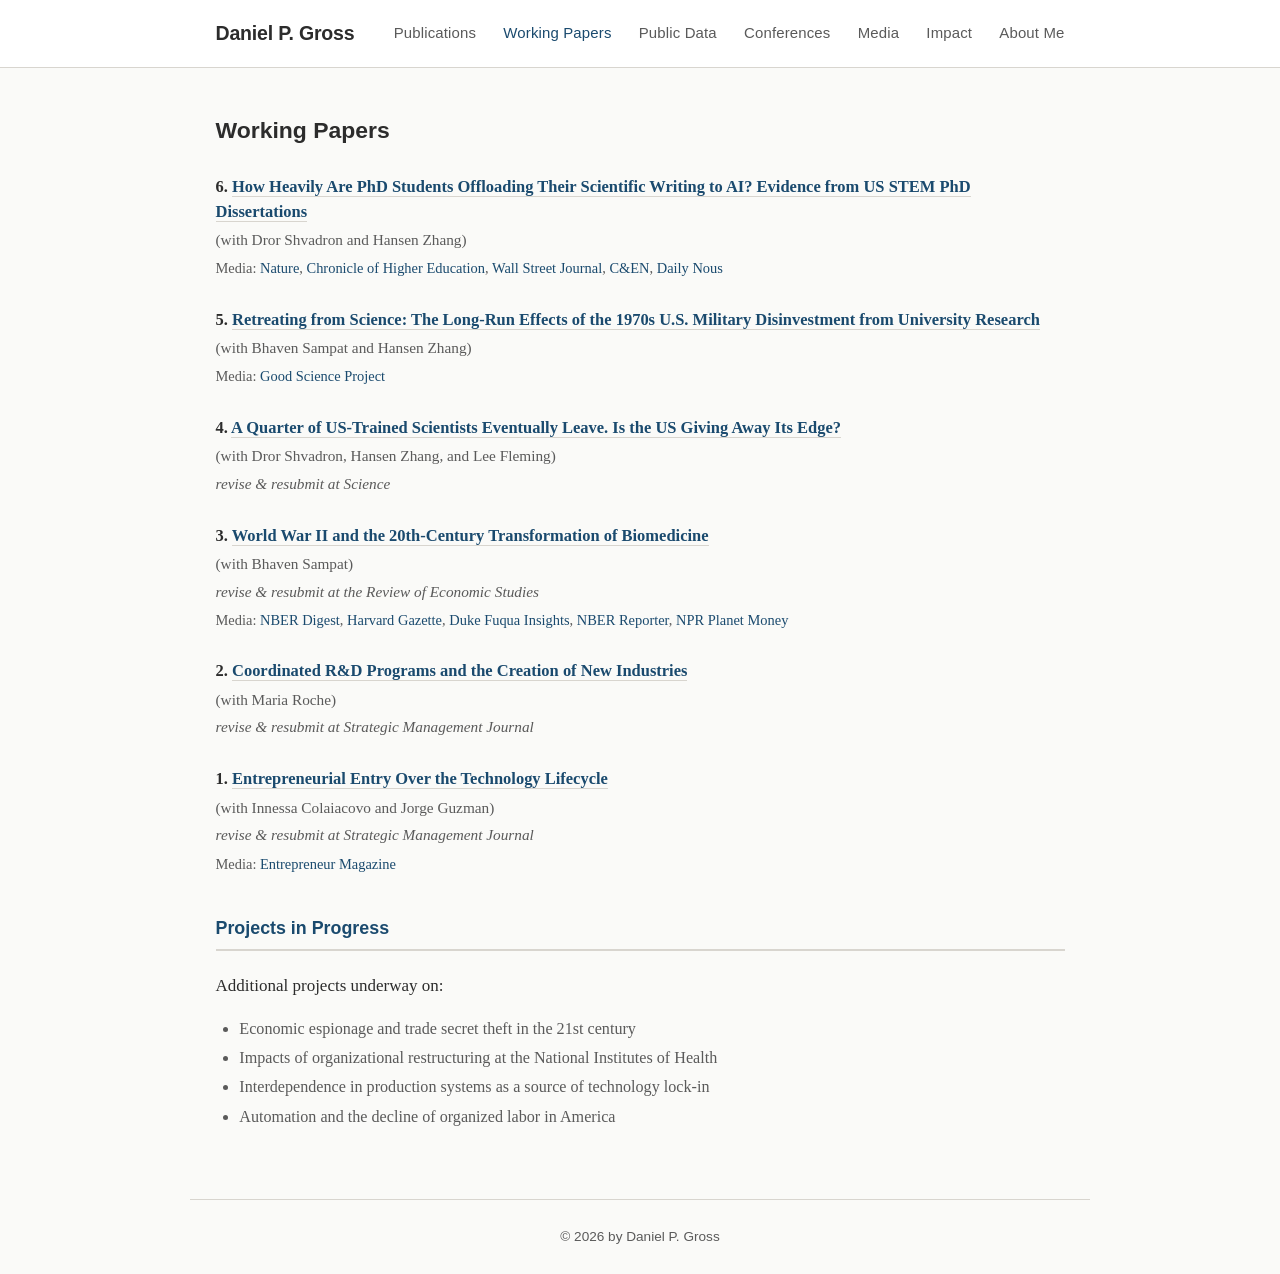
<file: workingpapers.html>
<!DOCTYPE html>
<html lang="en">
<head>
    <meta charset="UTF-8">
    <meta name="viewport" content="width=device-width, initial-scale=1.0">
    <title>Daniel P. Gross | Working Papers</title>
    <link rel="stylesheet" href="style.css">
</head>
<body>
    <header>
        <div class="header-inner">
            <a href="index.html" class="site-title">Daniel P. Gross</a>
            <nav>
                <button class="nav-toggle" aria-label="Toggle navigation">&#9776;</button>
                <ul class="nav-links">
                    <li><a href="publications.html">Publications</a></li>
                    <li><a href="workingpapers.html" class="active">Working Papers</a></li>
                    <li><a href="publicdata.html">Public Data</a></li>
                    <li><a href="conferences.html">Conferences</a></li>
                    <li><a href="media.html">Media</a></li>
                    <li><a href="impact.html">Impact</a></li>
                    <li><a href="index.html">About Me</a></li>
                </ul>
            </nav>
        </div>
    </header>

    <main>
        <h1 class="page-heading">Working Papers</h1>

        <div class="paper" style="margin-top: 1.5rem;">
            <div class="paper-title">6. <a href="in-progress/PHDAI_20261020.pdf">How Heavily Are PhD Students Offloading Their Scientific Writing to AI? Evidence from US STEM PhD Dissertations</a></div>
            <div class="paper-authors">(with Dror Shvadron and Hansen Zhang)</div>
            <div class="paper-extra">
                Media: <a href="https://www.nature.com/articles/d41586-026-03253-2">Nature</a>, <a href="https://www.chronicle.com/article/would-you-hire-a-ph-d-who-wrote-their-dissertation-with-ai">Chronicle of Higher Education</a>, <a href="https://www.wsj.com/economy/central-banking/the-oil-shock-could-make-us-stronger-b9b91866">Wall Street Journal</a>, <a href="https://cen.acs.org/education/graduate-education/generative-ai-use-phd-dissertations/104/web/2026/10">C&amp;EN</a>, <a href="https://dailynous.com/2026/10/15/ai-use-in-dissertations/">Daily Nous</a>
            </div>
        </div>

        <div class="paper">
            <div class="paper-title">5. <a href="in-progress/RFS_20260715.pdf">Retreating from Science: The Long-Run Effects of the 1970s U.S. Military Disinvestment from University Research</a></div>
            <div class="paper-authors">(with Bhaven Sampat and Hansen Zhang)</div>
            <div class="paper-extra">
                Media: <a href="https://newsletter.goodscienceproject.org/p/recent-metascience-articles">Good Science Project</a>
            </div>
        </div>

        <div class="paper">
            <div class="paper-title">4. <a href="in-progress/SZFG_20250829.pdf">A Quarter of US-Trained Scientists Eventually Leave. Is the US Giving Away Its Edge?</a></div>
            <div class="paper-authors">(with Dror Shvadron, Hansen Zhang, and Lee Fleming)</div>
            <div class="paper-venue">revise &amp; resubmit at Science</div>
        </div>

        <div class="paper">
            <div class="paper-title">3. <a href="in-progress/CMR_20260903.pdf">World War II and the 20th-Century Transformation of Biomedicine</a></div>
            <div class="paper-authors">(with Bhaven Sampat)</div>
            <div class="paper-venue">revise &amp; resubmit at the Review of Economic Studies</div>
            <div class="paper-extra">
                Media: <a href="https://www.nber.org/digest/202505/long-term-effects-us-medical-research-effort-during-world-war-ii">NBER Digest</a>, <a href="https://news.harvard.edu/gazette/story/2025/03/u-s-innovation-ecosystem-is-envy-of-world-heres-how-it-got-started/">Harvard Gazette</a>, <a href="https://www.fuqua.duke.edu/duke-fuqua-insights/wartime-program-fueled-decades-of-American-medical-research">Duke Fuqua Insights</a>, <a href="https://www.nber.org/reporter/2025number2/program-report-development-american-economy">NBER Reporter</a>, <a href="https://www.npr.org/sections/planet-money/2026/02/03/g-s1-107994/5-papers-from-the-super-bowl-of-economics">NPR Planet Money</a>
            </div>
        </div>

        <div class="paper">
            <div class="paper-title">2. <a href="in-progress/CRDP_20260401.pdf">Coordinated R&amp;D Programs and the Creation of New Industries</a></div>
            <div class="paper-authors">(with Maria Roche)</div>
            <div class="paper-venue">revise &amp; resubmit at Strategic Management Journal</div>
        </div>

        <div class="paper">
            <div class="paper-title">1. <a href="in-progress/EETC_20260326.pdf">Entrepreneurial Entry Over the Technology Lifecycle</a></div>
            <div class="paper-authors">(with Innessa Colaiacovo and Jorge Guzman)</div>
            <div class="paper-venue">revise &amp; resubmit at Strategic Management Journal</div>
            <div class="paper-extra">
                Media: <a href="https://www.entrepreneur.com/business-news/small-local-businesses-have-this-one-competitive-advantage/470901">Entrepreneur Magazine</a>
            </div>
        </div>

        <!-- Projects in Progress -->
        <h3 class="section-heading">Projects in Progress</h3>
        <p style="margin-bottom: 0.8rem;">Additional projects underway on:</p>
        <ul class="projects-list">
            <li>Economic espionage and trade secret theft in the 21st century</li>
            <li>Impacts of organizational restructuring at the National Institutes of Health</li>
            <li>Interdependence in production systems as a source of technology lock-in</li>
            <li>Automation and the decline of organized labor in America</li>
        </ul>
    </main>

    <footer>
        <p>&copy; 2026 by Daniel P. Gross</p>
    </footer>

    <script>
        document.querySelector('.nav-toggle').addEventListener('click', function() {
            document.querySelector('.nav-links').classList.toggle('open');
        });
    </script>
</body>
</html>
</file>
<file: style.css>
/* ── Reset & Base ── */
*, *::before, *::after { margin: 0; padding: 0; box-sizing: border-box; }

:root {
    --color-bg: #fafaf8;
    --color-text: #2c2c2c;
    --color-text-secondary: #5a5a5a;
    --color-accent: #1a4a6e;
    --color-accent-hover: #0d3350;
    --color-border: #d8d5cf;
    --color-header-bg: #ffffff;
    --color-card-bg: #ffffff;
    --font-body: 'Source Serif 4', 'Georgia', serif;
    --font-heading: 'DM Sans', 'Helvetica Neue', sans-serif;
    --max-width: 900px;
}

@import url('https://fonts.googleapis.com/css2?family=Source+Serif+4:ital,opsz,wght@0,8..60,300;0,8..60,400;0,8..60,600;1,8..60,400&family=DM+Sans:wght@400;500;600&display=swap');

html { font-size: 17px; scroll-behavior: smooth; }
body {
    font-family: var(--font-body);
    color: var(--color-text);
    background: var(--color-bg);
    line-height: 1.7;
    -webkit-font-smoothing: antialiased;
}

a {
    color: var(--color-accent);
    text-decoration: none;
    border-bottom: 1px solid transparent;
    transition: border-color 0.2s;
}
a:hover { border-bottom-color: var(--color-accent); }

/* ── Header ── */
header {
    background: var(--color-header-bg);
    border-bottom: 1px solid var(--color-border);
    position: sticky;
    top: 0;
    z-index: 100;
}
.header-inner {
    max-width: var(--max-width);
    margin: 0 auto;
    padding: 1rem 1.5rem;
    display: flex;
    align-items: center;
    justify-content: space-between;
    gap: 1.5rem;
}
.site-title {
    font-family: var(--font-heading);
    font-weight: 600;
    font-size: 1.15rem;
    color: var(--color-text);
    white-space: nowrap;
    border-bottom: none;
    letter-spacing: -0.01em;
}
.site-title:hover { color: var(--color-accent); border-bottom: none; }

nav .nav-links {
    list-style: none;
    display: flex;
    gap: 1.6rem;
    align-items: center;
}
nav .nav-links li a {
    font-family: var(--font-heading);
    font-size: 0.88rem;
    font-weight: 500;
    color: var(--color-text-secondary);
    letter-spacing: 0.01em;
    border-bottom: none;
    padding-bottom: 2px;
    transition: color 0.2s;
}
nav .nav-links li a:hover,
nav .nav-links li a.active {
    color: var(--color-accent);
}

.nav-toggle {
    display: none;
    background: none;
    border: none;
    font-size: 1.4rem;
    cursor: pointer;
    color: var(--color-text);
}

/* ── Main ── */
main {
    max-width: var(--max-width);
    margin: 0 auto;
    padding: 2.5rem 1.5rem 4rem;
}

/* ── About Page ── */
.about {
    display: flex;
    gap: 2.5rem;
    align-items: flex-start;
}
.about-sidebar {
    flex-shrink: 0;
    text-align: center;
}
.headshot {
    width: 180px;
    height: auto;
    border-radius: 4px;
    display: block;
    margin-bottom: 0.8rem;
}
.cv-link {
    font-family: var(--font-heading);
    font-size: 0.85rem;
    font-weight: 500;
    display: inline-block;
    padding: 0.35rem 1rem;
    border: 1px solid var(--color-accent);
    border-radius: 3px;
    color: var(--color-accent);
    transition: background 0.2s, color 0.2s;
}
.cv-link:hover {
    background: var(--color-accent);
    color: #fff;
    border-bottom-color: var(--color-accent);
}

.about-text h2 {
    font-family: var(--font-heading);
    font-size: 1.35rem;
    font-weight: 600;
    margin-bottom: 1rem;
    color: var(--color-text);
}
.about-text p { margin-bottom: 0.9rem; }
.about-text p:last-child { margin-bottom: 0; }

/* ── Section Headings (Publications, etc.) ── */
.page-heading {
    font-family: var(--font-heading);
    font-size: 1.35rem;
    font-weight: 600;
    margin-bottom: 0.4rem;
    color: var(--color-text);
}

.section-heading {
    font-family: var(--font-heading);
    font-size: 1.05rem;
    font-weight: 600;
    color: var(--color-accent);
    margin-top: 2.2rem;
    margin-bottom: 1.2rem;
    padding-bottom: 0.35rem;
    border-bottom: 2px solid var(--color-border);
}

.section-intro {
    margin-bottom: 1.5rem;
    color: var(--color-text-secondary);
    font-size: 0.95rem;
}
.section-intro a { font-size: 0.95rem; }

/* ── Paper List ── */
.paper {
    margin-bottom: 1.6rem;
    padding-left: 0;
}
.paper-title {
    font-weight: 600;
    font-size: 0.97rem;
    line-height: 1.5;
}
.paper-title a { border-bottom: 1px solid var(--color-border); }
.paper-title a:hover { border-bottom-color: var(--color-accent); }
.paper-authors {
    font-size: 0.9rem;
    color: var(--color-text-secondary);
    margin-top: 0.15rem;
}
.paper-venue {
    font-size: 0.9rem;
    color: var(--color-text-secondary);
    font-style: italic;
    margin-top: 0.1rem;
}
.paper-extra {
    font-size: 0.85rem;
    color: var(--color-text-secondary);
    margin-top: 0.25rem;
    line-height: 1.6;
}
.paper-extra a {
    font-size: 0.85rem;
}

/* ── Data List ── */
.data-item {
    margin-bottom: 1.4rem;
}
.data-item .data-title {
    font-weight: 600;
    font-size: 0.97rem;
}
.data-item .data-title a {
    border-bottom: 1px solid var(--color-border);
}
.data-item .data-title a:hover {
    border-bottom-color: var(--color-accent);
}
.data-item .data-source {
    font-size: 0.88rem;
    color: var(--color-text-secondary);
    margin-top: 0.1rem;
}
.data-item .data-authors {
    font-size: 0.88rem;
    color: var(--color-text-secondary);
}

/* ── Projects in Progress ── */
.projects-list {
    list-style: disc;
    padding-left: 1.4rem;
    color: var(--color-text-secondary);
    font-size: 0.95rem;
    line-height: 1.8;
}

/* ── Footer ── */
footer {
    max-width: var(--max-width);
    margin: 0 auto;
    padding: 1.5rem;
    text-align: center;
    font-size: 0.8rem;
    color: var(--color-text-secondary);
    border-top: 1px solid var(--color-border);
    font-family: var(--font-heading);
}

/* ── Responsive ── */
@media (max-width: 700px) {
    .nav-toggle { display: block; }
    nav .nav-links {
        display: none;
        flex-direction: column;
        position: absolute;
        top: 100%;
        left: 0;
        right: 0;
        background: var(--color-header-bg);
        border-bottom: 1px solid var(--color-border);
        padding: 1rem 1.5rem;
        gap: 0.8rem;
    }
    nav .nav-links.open { display: flex; }
    .about {
        flex-direction: column;
        align-items: center;
        text-align: left;
    }
    .about-sidebar { text-align: center; }
    .headshot { width: 150px; }
    main { padding-top: 1.5rem; }
}
</file>
